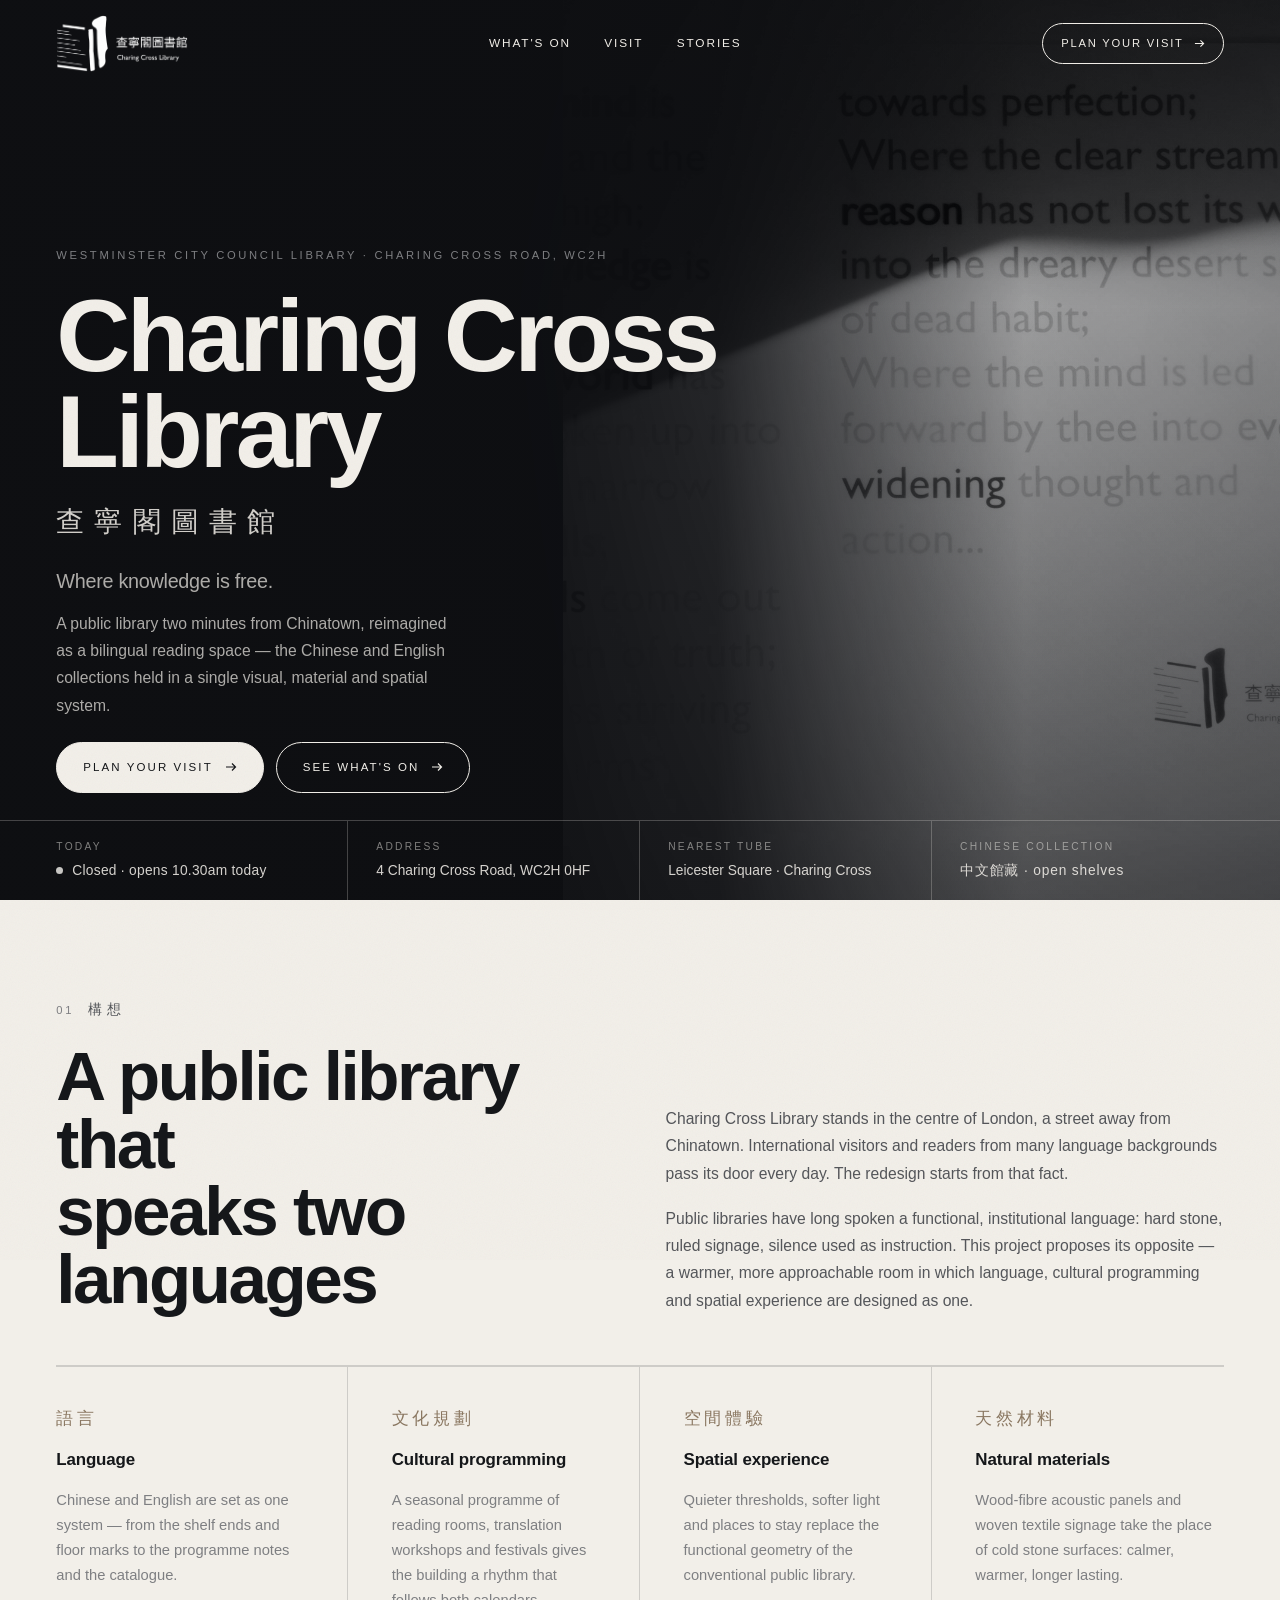
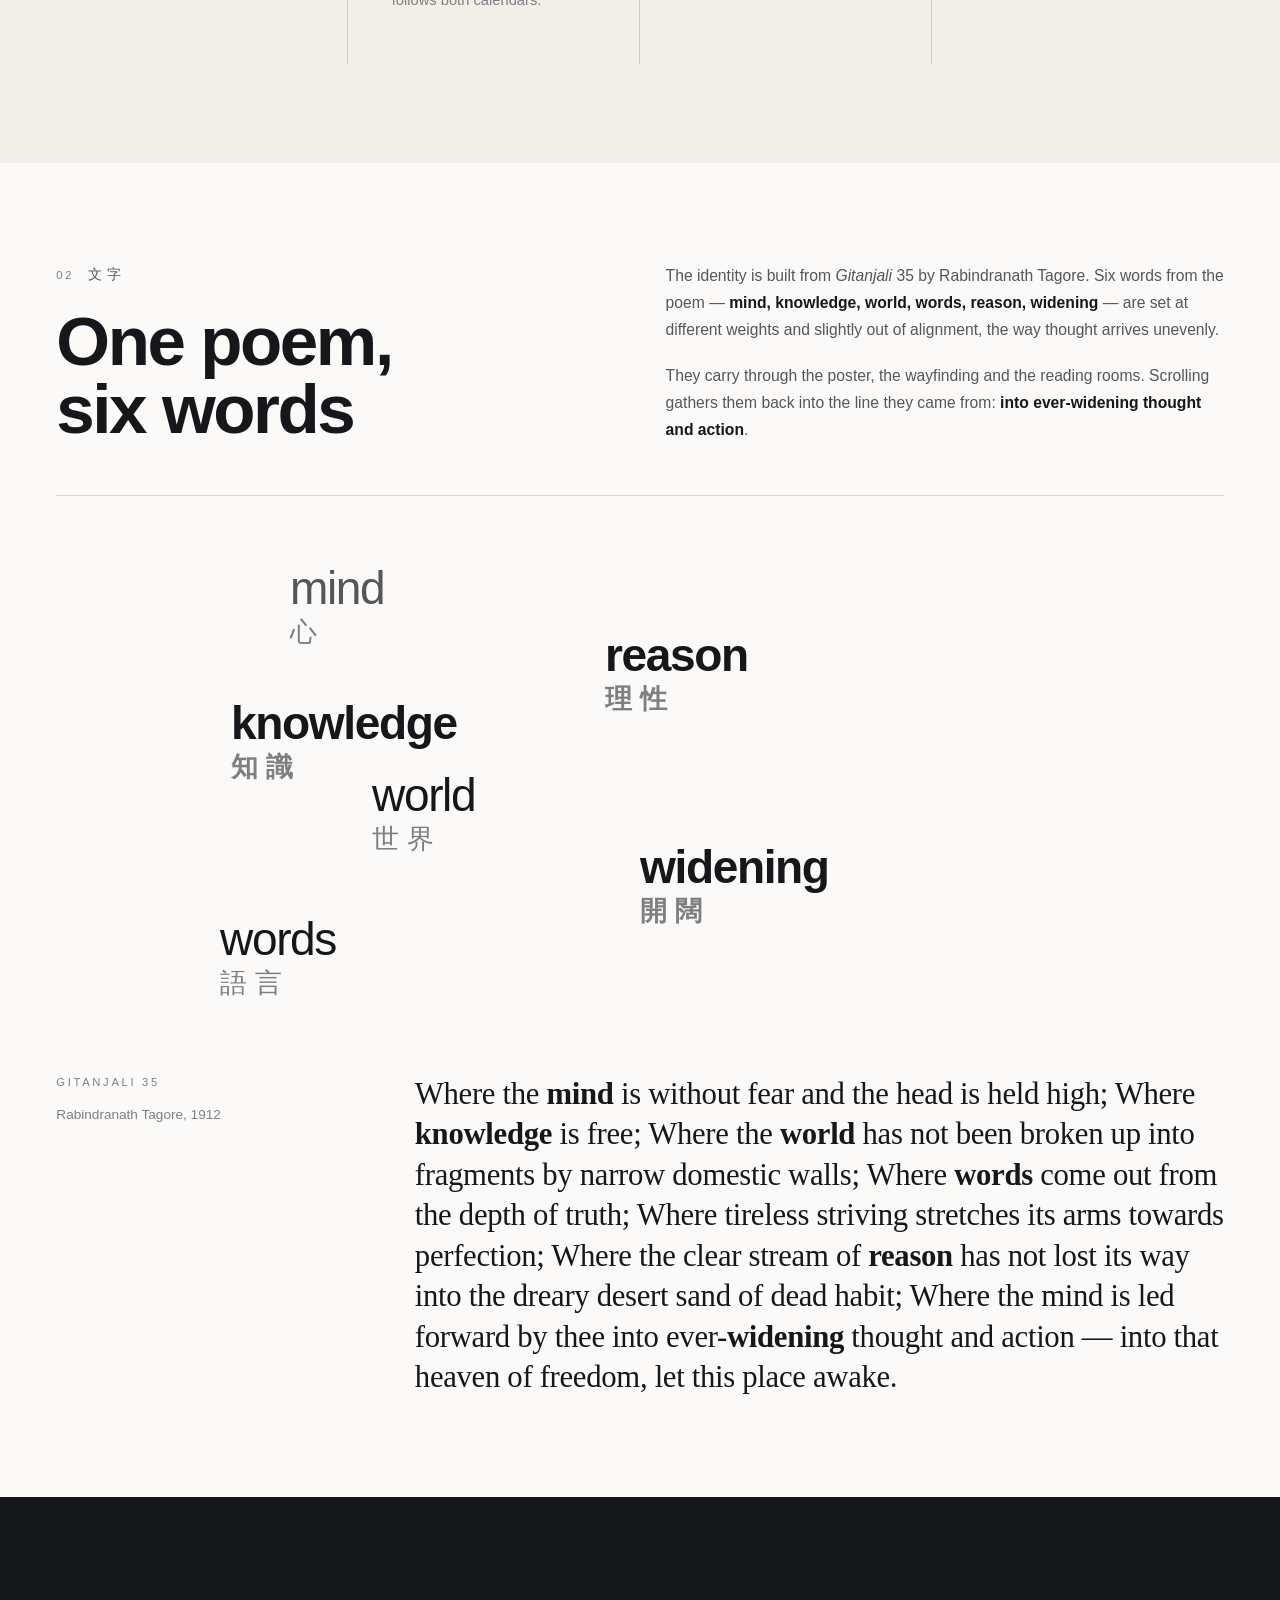
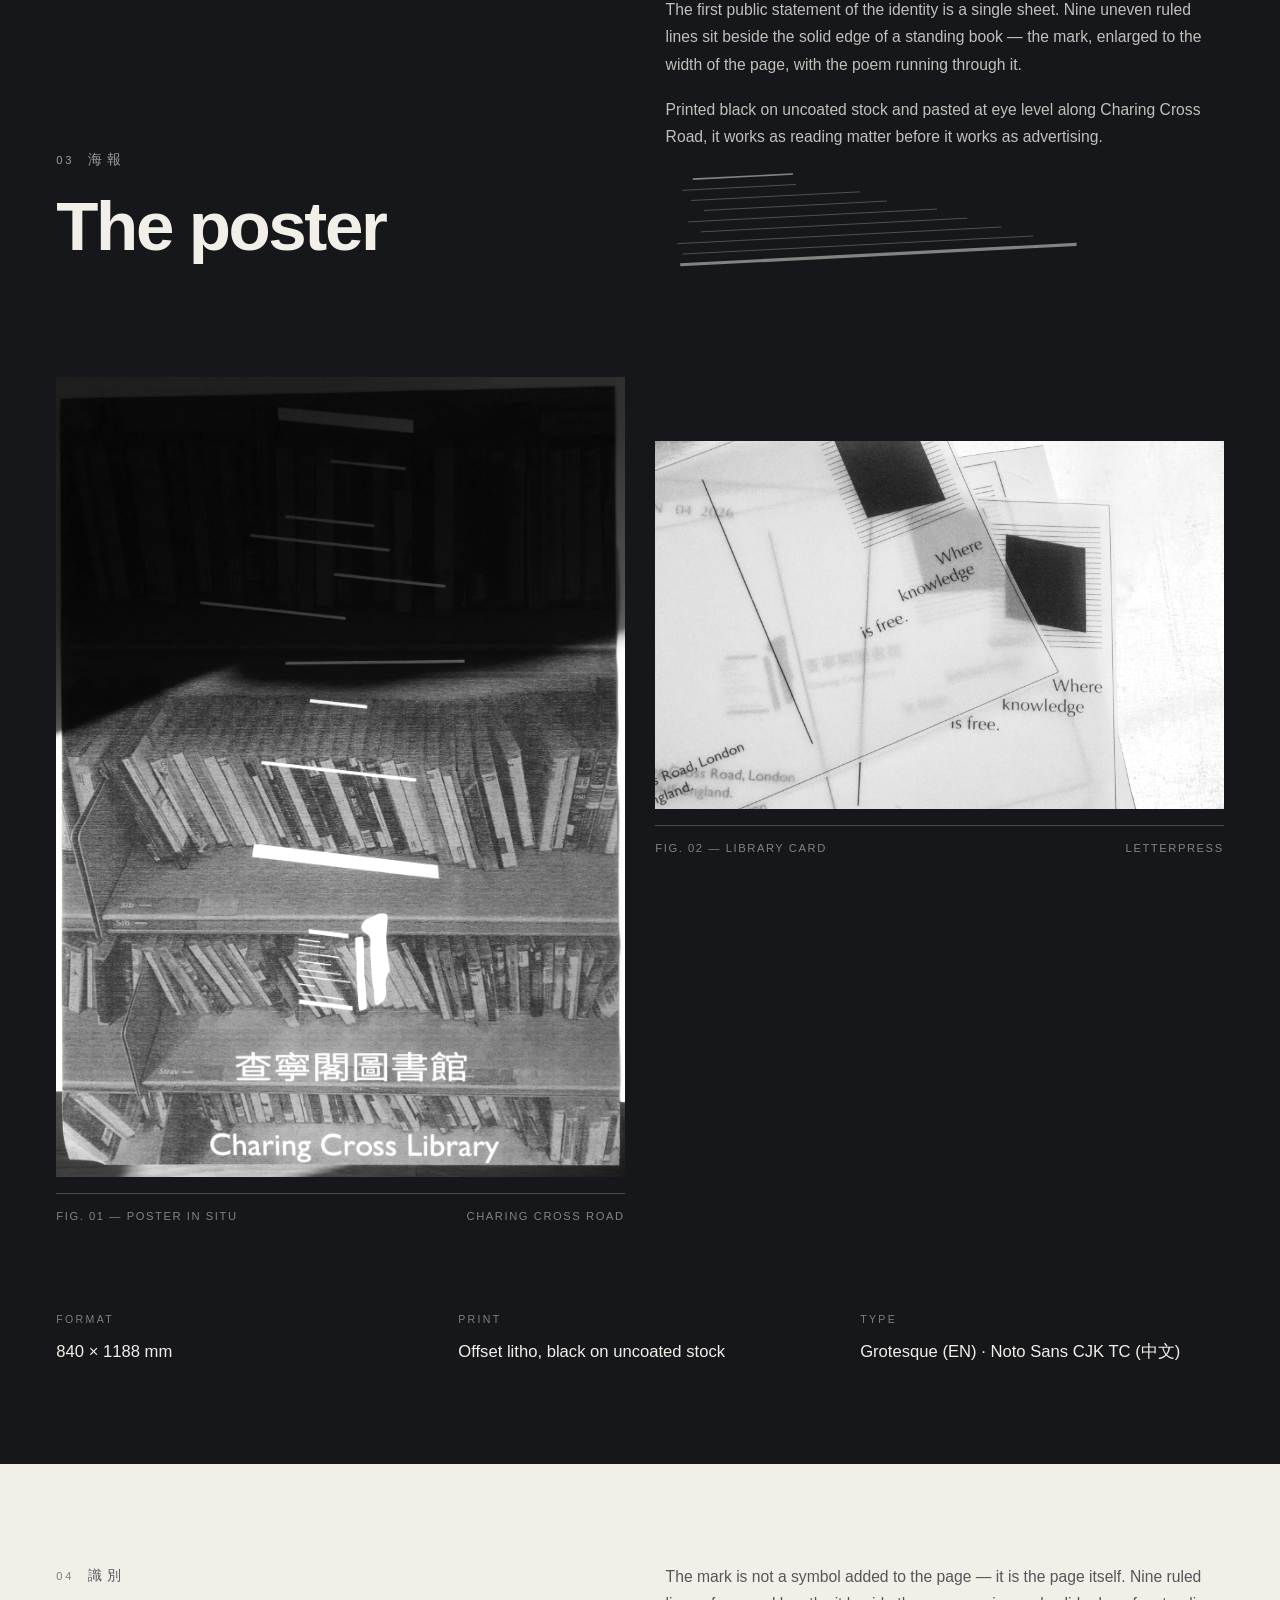
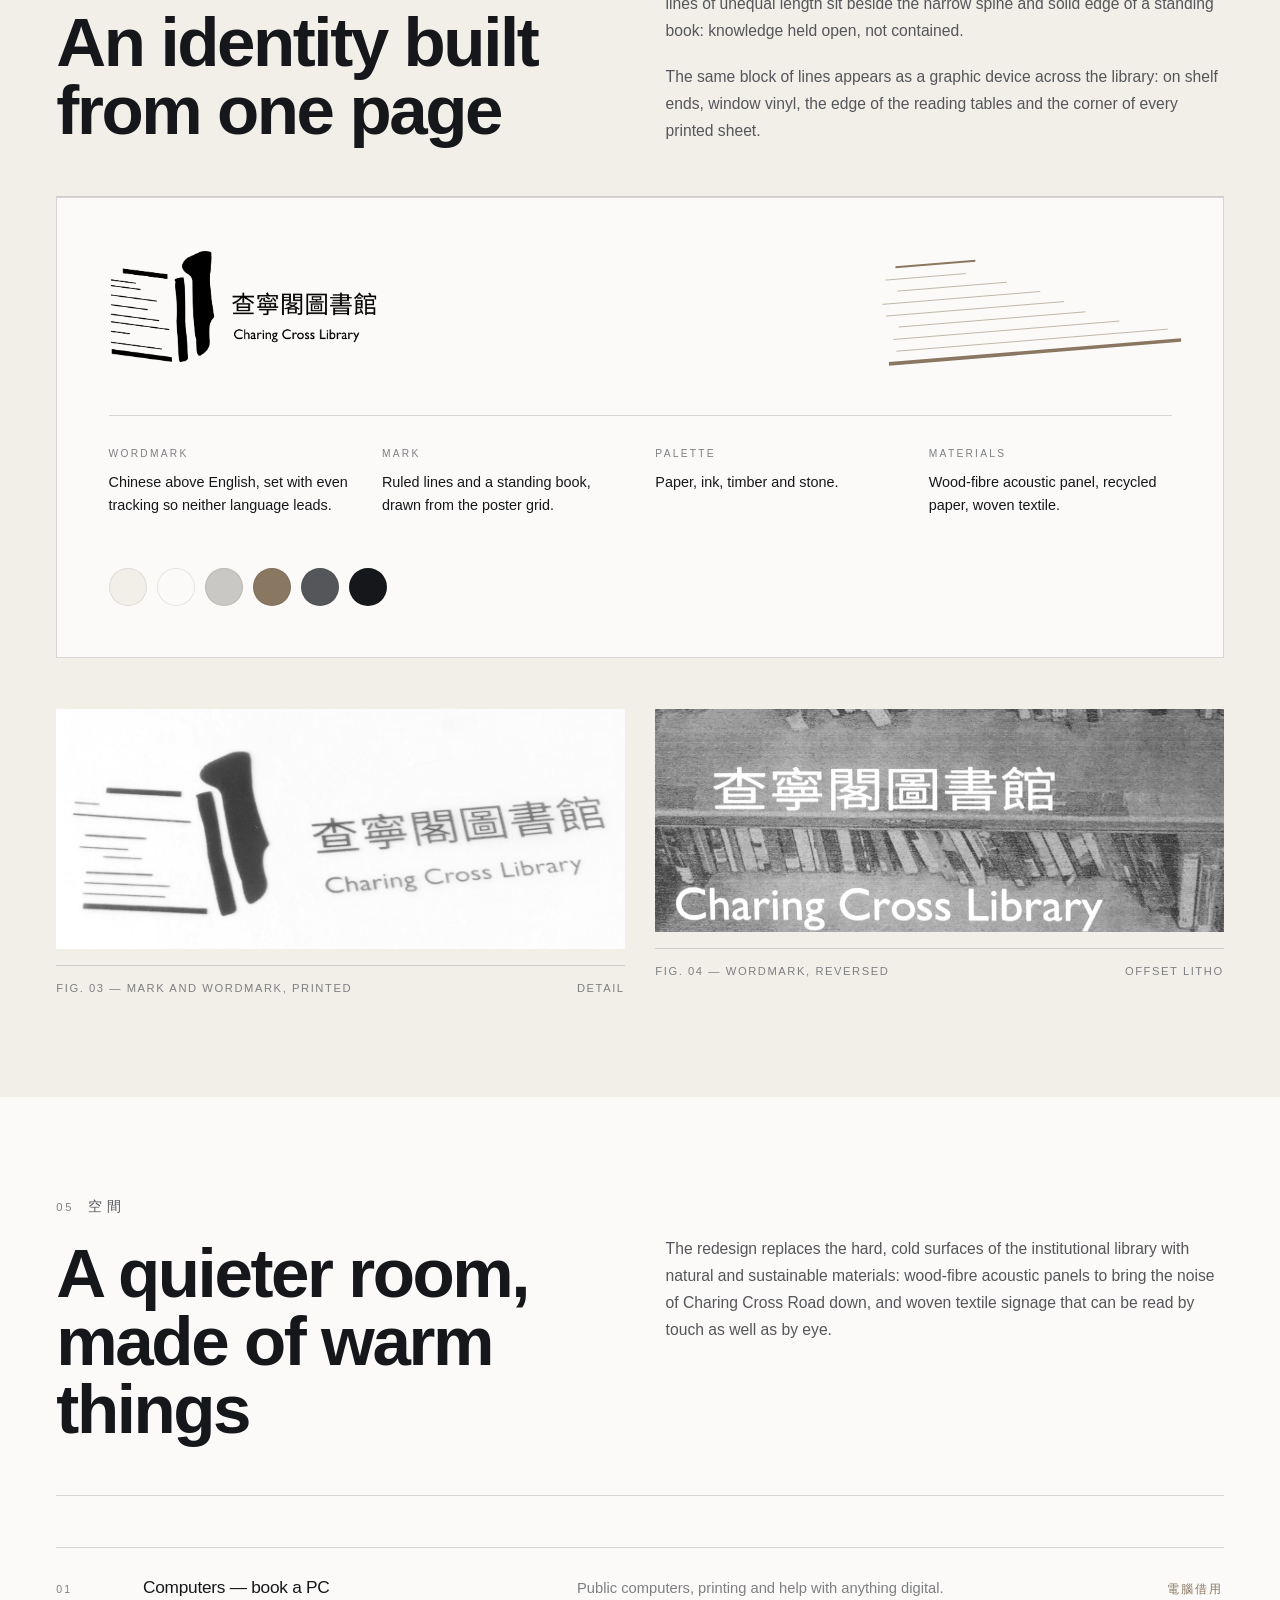
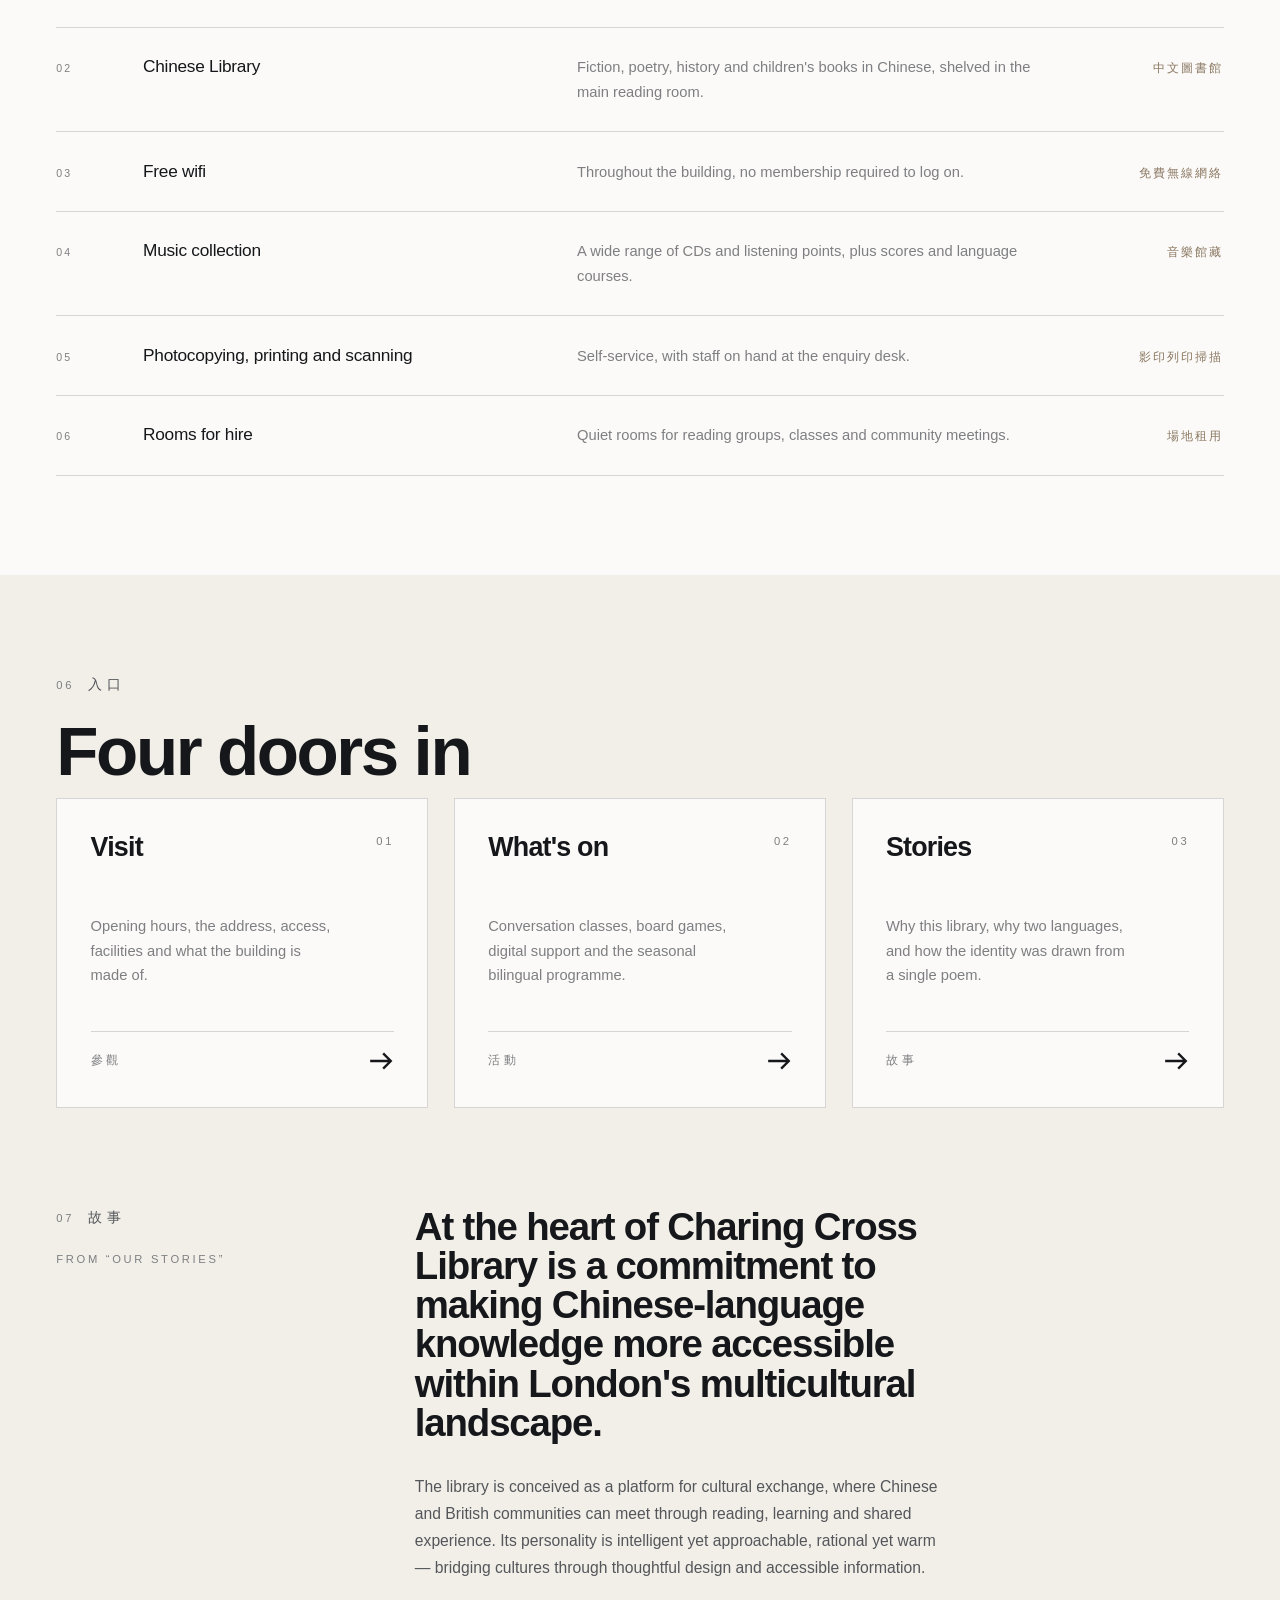
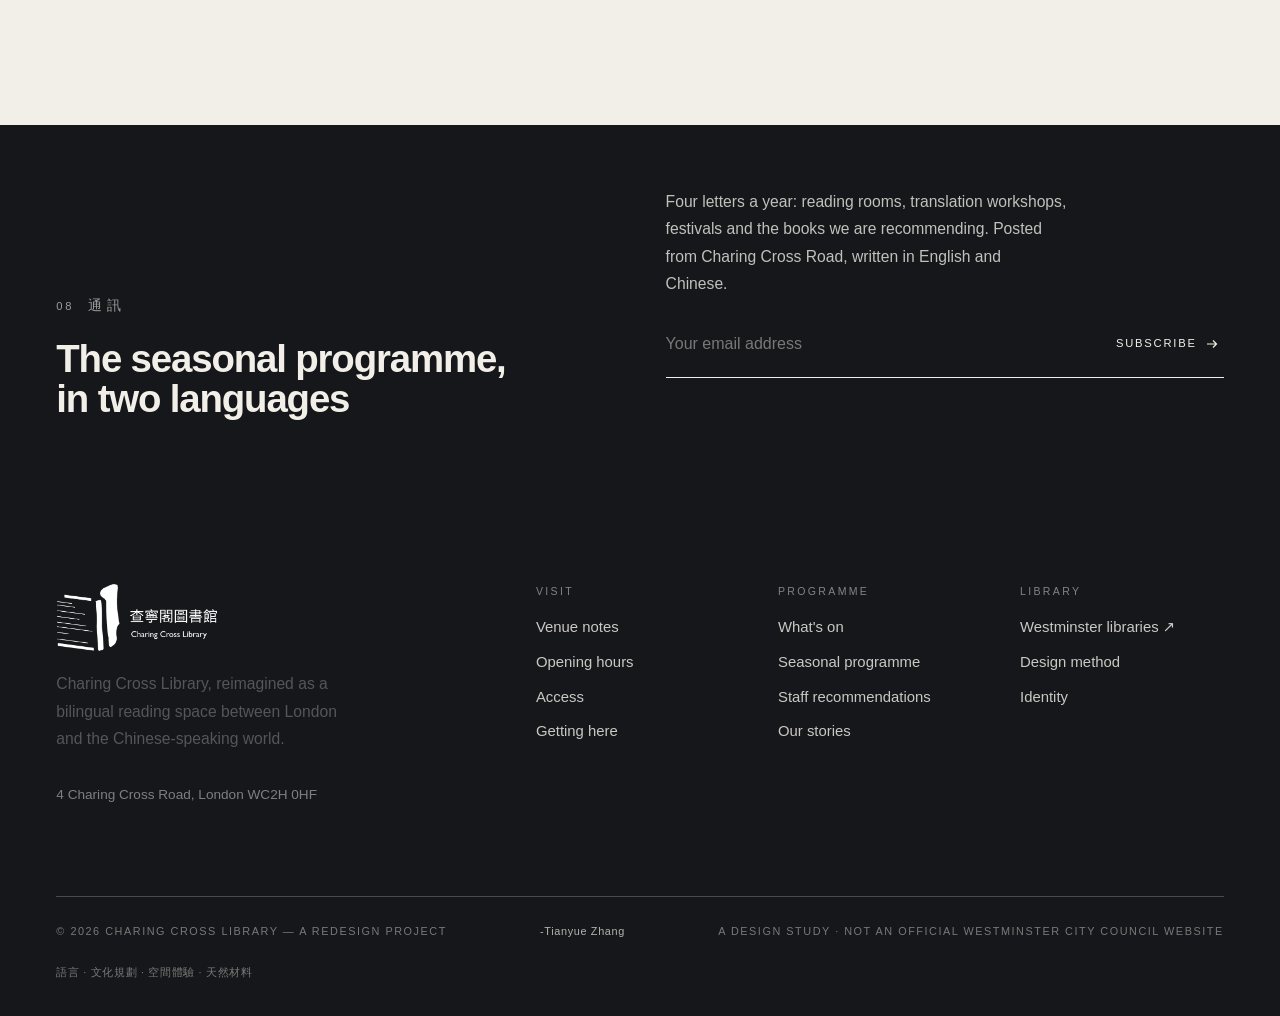
<file: index.html>
<!DOCTYPE html>
<html lang="en" class="no-js">
<head>
<meta charset="utf-8">
<meta name="viewport" content="width=device-width, initial-scale=1">
<title>Charing Cross Library · 查寧閣圖書館 — A bilingual reading space</title>
<meta name="description" content="Charing Cross Library, two minutes from Chinatown, is reimagined as a bilingual reading space where Chinese and English collections share one identity, one material language and one public programme.">
<link rel="icon" href="assets/img/favicon.png">
<link rel="apple-touch-icon" href="assets/img/favicon.png">
<link rel="stylesheet" href="assets/css/style.css?v=2">
</head>
<body>
<div class="grain" aria-hidden="true"></div>

<header class="head">
  <div class="wrap wrap--wide head__inner">
    <a class="brand" href="index.html" aria-label="Charing Cross Library, home">
      <img class="logo brand__logo" src="assets/img/logo-lockup-sm.png" alt="查寧閣圖書館 Charing Cross Library" width="560" height="239" decoding="async">
    </a>
    <nav class="nav" aria-label="Primary">
      <a href="whats-on.html">What's on</a>
      <a href="visit.html">Visit</a>
      <a href="stories.html">Stories</a>
    </nav>
    <a class="head__cta" href="visit.html">Plan your visit
      <svg viewBox="0 0 12 12" fill="none" stroke="currentColor" stroke-width="1.2" aria-hidden="true"><path d="M1 6h9M7 2.5 10.5 6 7 9.5"/></svg>
    </a>
    <button class="burger" type="button" aria-label="Menu" aria-expanded="false" aria-controls="menu"><span></span><span></span></button>
  </div>
</header>

<nav class="menu" id="menu" aria-label="Mobile">
  <a href="index.html">Home</a>
  <a href="whats-on.html">What's on</a>
  <a href="visit.html">Visit</a>
  <a href="stories.html">Stories</a>
  <div class="menu__foot">
    <span>4 Charing Cross Road, London WC2H 0HF</span>
    <span class="han">查寧閣圖書館</span>
  </div>
</nav>

<!-- 01 — hero ------------------------------------------------------------->
<section class="hero">
  <div class="hero__media">
    <img src="assets/img/poster-poem.jpg" width="2200" height="1514" alt="The Gitanjali 35 poster: a monochrome photograph of library shelves with the poem set alongside, its six keywords in bold." fetchpriority="high" decoding="async">
  </div>
  <div class="hero__veil" aria-hidden="true"></div>

  <div class="hero__inner wrap wrap--wide">
    <p class="label label--soft" data-reveal>Westminster City Council library · Charing Cross Road, WC2H</p>
    <div class="hero__title">
      <h1 class="d1" data-reveal data-delay="1">Charing Cross<br>Library</h1>
      <span class="hero__han" data-reveal data-delay="2">查寧閣圖書館</span>
    </div>
    <div class="hero__lede">
      <p class="lead" data-reveal data-delay="2">Where knowledge is free.</p>
      <p class="body" data-reveal data-delay="3">A public library two minutes from Chinatown, reimagined as a bilingual reading space — the Chinese and English collections held in a single visual, material and spatial system.</p>
    </div>
    <div class="hero__actions" data-reveal data-delay="4">
      <a class="btn btn--solid" href="visit.html">Plan your visit
        <svg viewBox="0 0 12 12" fill="none" stroke="currentColor" stroke-width="1.2" aria-hidden="true"><path d="M1 6h9M7 2.5 10.5 6 7 9.5"/></svg>
      </a>
      <a class="btn btn--ghost" href="whats-on.html">See what's on
        <svg viewBox="0 0 12 12" fill="none" stroke="currentColor" stroke-width="1.2" aria-hidden="true"><path d="M1 6h9M7 2.5 10.5 6 7 9.5"/></svg>
      </a>
    </div>
  </div>

  <div class="hero__bar">
    <div class="wrap wrap--wide">
      <ul>
        <li><span class="k">Today</span><span class="v status" data-open-status><span class="status__dot"></span>Opening hours</span></li>
        <li><span class="k">Address</span><span class="v">4 Charing Cross Road, WC2H 0HF</span></li>
        <li><span class="k">Nearest tube</span><span class="v">Leicester Square · Charing Cross</span></li>
        <li><span class="k">Chinese collection</span><span class="v han">中文館藏 · open shelves</span></li>
      </ul>
    </div>
  </div>
</section>

<!-- 02 — the idea ---------------------------------------------------------->
<section class="section" id="idea">
  <div class="wrap">
    <div class="section-head">
      <div>
        <div class="marker"><span class="marker__idx">01</span><span class="marker__han">構想</span></div>
        <h2 class="d2" data-reveal>A public library that<br>speaks two languages</h2>
      </div>
      <div class="section-head__aside">
        <p class="body" data-reveal data-delay="1">Charing Cross Library stands in the centre of London, a street away from Chinatown. International visitors and readers from many language backgrounds pass its door every day. The redesign starts from that fact.</p>
        <p class="body" data-reveal data-delay="2">Public libraries have long spoken a functional, institutional language: hard stone, ruled signage, silence used as instruction. This project proposes its opposite — a warmer, more approachable room in which language, cultural programming and spatial experience are designed as one.</p>
      </div>
    </div>

    <div class="principles">
      <article class="principle" data-reveal>
        <span class="principle__han">語言</span>
        <h3>Language</h3>
        <p>Chinese and English are set as one system — from the shelf ends and floor marks to the programme notes and the catalogue.</p>
      </article>
      <article class="principle" data-reveal data-delay="1">
        <span class="principle__han">文化規劃</span>
        <h3>Cultural programming</h3>
        <p>A seasonal programme of reading rooms, translation workshops and festivals gives the building a rhythm that follows both calendars.</p>
      </article>
      <article class="principle" data-reveal data-delay="2">
        <span class="principle__han">空間體驗</span>
        <h3>Spatial experience</h3>
        <p>Quieter thresholds, softer light and places to stay replace the functional geometry of the conventional public library.</p>
      </article>
      <article class="principle" data-reveal data-delay="3">
        <span class="principle__han">天然材料</span>
        <h3>Natural materials</h3>
        <p>Wood-fibre acoustic panels and woven textile signage take the place of cold stone surfaces: calmer, warmer, longer lasting.</p>
      </article>
    </div>
  </div>
</section>

<!-- 03 — the words --------------------------------------------------------->
<section class="section section--paper2" id="words">
  <div class="wrap">
    <div class="section-head">
      <div>
        <div class="marker"><span class="marker__idx">02</span><span class="marker__han">文字</span></div>
        <h2 class="d2" data-reveal>One poem,<br>six words</h2>
      </div>
      <div class="section-head__aside">
        <p class="body" data-reveal data-delay="1">The identity is built from <em>Gitanjali</em> 35 by Rabindranath Tagore. Six words from the poem — <strong>mind, knowledge, world, words, reason, widening</strong> — are set at different weights and slightly out of alignment, the way thought arrives unevenly.</p>
        <p class="body" data-reveal data-delay="2">They carry through the poster, the wayfinding and the reading rooms. Scrolling gathers them back into the line they came from: <strong>into ever-widening thought and action</strong>.</p>
      </div>
    </div>

    <div class="stage" role="img" aria-label="Six words from Gitanjali 35 — mind, knowledge, world, words, reason, widening — scattered across the page and gathering into one line as the reader scrolls.">
      <span class="stage__hair" aria-hidden="true"></span>
      <span class="stage__word stage__word--light" style="--x:20%;--y:4%"  data-word="mind">mind<span class="gl han">心</span></span>
      <span class="stage__word stage__word--bold"  style="--x:15%;--y:34%" data-word="knowledge">knowledge<span class="gl han">知識</span></span>
      <span class="stage__word stage__word--med"   style="--x:27%;--y:50%" data-word="world">world<span class="gl han">世界</span></span>
      <span class="stage__word stage__word--med"   style="--x:14%;--y:82%" data-word="words">words<span class="gl han">語言</span></span>
      <span class="stage__word stage__word--bold"  style="--x:47%;--y:19%" data-word="reason">reason<span class="gl han">理性</span></span>
      <span class="stage__word stage__word--bold"  style="--x:50%;--y:66%" data-word="widening">widening<span class="gl han">開闊</span></span>
      <p class="stage__legend label label--soft">The six words align — <span class="han">思想不斷開闊</span></p>
    </div>
  </div>

  <div class="wrap" style="margin-top:clamp(40px,6vw,90px)">
    <div class="quote">
      <div>
        <p class="label label--soft">Gitanjali 35</p>
        <p class="small" style="margin:12px 0 0">Rabindranath Tagore, 1912</p>
      </div>
      <blockquote class="verse" data-reveal>
        Where the <b>mind</b> is without fear and the head is held high; Where <b>knowledge</b> is free; Where the <b>world</b> has not been broken up into fragments by narrow domestic walls; Where <b>words</b> come out from the depth of truth; Where tireless striving stretches its arms towards perfection; Where the clear stream of <b>reason</b> has not lost its way into the dreary desert sand of dead habit; Where the mind is led forward by thee into ever-<b>widening</b> thought and action — into that heaven of freedom, let this place awake.
      </blockquote>
    </div>
  </div>
</section>

<!-- 04 — the poster -------------------------------------------------------->
<section class="section section--dark" id="poster">
  <div class="wrap wrap--wide">
    <div class="section-head">
      <div>
        <div class="marker"><span class="marker__idx">03</span><span class="marker__han">海報</span></div>
        <h2 class="d2" data-reveal>The poster</h2>
      </div>
      <div class="section-head__aside">
        <p class="body" data-reveal data-delay="1">The first public statement of the identity is a single sheet. Nine uneven ruled lines sit beside the solid edge of a standing book — the mark, enlarged to the width of the page, with the poem running through it.</p>
        <p class="body" data-reveal data-delay="2">Printed black on uncoated stock and pasted at eye level along Charing Cross Road, it works as reading matter before it works as advertising.</p>
        <div class="js-rules" data-rules="9" data-seed="7" data-height="92" data-reveal data-delay="3" style="color:rgba(242,239,233,.5);max-width:420px" aria-hidden="true"></div>
      </div>
    </div>

    <div class="fig-grid fig-grid--2 fig-grid--offset" style="margin-top:clamp(34px,5vw,70px)">
      <figure class="fig" data-reveal>
        <div class="fig__frame"><img src="assets/img/poster-hanging.jpg" width="1300" height="1831" alt="The poster in situ: a tall sheet hanging on a wall, the shelves printed in greyscale and the wordmark reversed out in white." loading="lazy" decoding="async"></div>
        <figcaption><span>Fig. 01 — Poster in situ</span><span>Charing Cross Road</span></figcaption>
      </figure>
      <figure class="fig" data-reveal data-delay="1">
        <div class="fig__frame"><img src="assets/img/cards-detail.jpg" width="1800" height="1168" alt="Two printed library cards overlapping on a table, each reading 'Where knowledge is free.'" loading="lazy" decoding="async"></div>
        <figcaption><span>Fig. 02 — Library card</span><span>Letterpress</span></figcaption>
      </figure>
    </div>

    <div class="facts" style="margin-top:clamp(40px,5vw,80px)">
      <div class="fact"><span class="k">Format</span><span class="v">840 × 1188 mm</span></div>
      <div class="fact"><span class="k">Print</span><span class="v">Offset litho, black on uncoated stock</span></div>
      <div class="fact"><span class="k">Type</span><span class="v">Grotesque (EN) · Noto Sans CJK TC (中文)</span></div>
    </div>
  </div>
</section>

<!-- 05 — identity ---------------------------------------------------------->
<section class="section" id="identity">
  <div class="wrap">
    <div class="section-head">
      <div>
        <div class="marker"><span class="marker__idx">04</span><span class="marker__han">識別</span></div>
        <h2 class="d2" data-reveal>An identity built<br>from one page</h2>
      </div>
      <div class="section-head__aside">
        <p class="body" data-reveal data-delay="1">The mark is not a symbol added to the page — it is the page itself. Nine ruled lines of unequal length sit beside the narrow spine and solid edge of a standing book: knowledge held open, not contained.</p>
        <p class="body" data-reveal data-delay="2">The same block of lines appears as a graphic device across the library: on shelf ends, window vinyl, the edge of the reading tables and the corner of every printed sheet.</p>
      </div>
    </div>

    <div class="lockup" data-reveal>
      <div class="lockup__row">
        <img class="logo lockup__logo" src="assets/img/logo-lockup.png" alt="查寧閣圖書館 Charing Cross Library" width="1659" height="709" loading="lazy" decoding="async">
        <span class="lockup__rules js-rules" data-rules="9" data-seed="12" data-height="104" style="color:var(--taupe);margin-left:auto;width:min(46%,300px)" aria-hidden="true"></span>
      </div>
      <div class="spec">
        <div><dt>Wordmark</dt><dd>Chinese above English, set with even tracking so neither language leads.</dd></div>
        <div><dt>Mark</dt><dd>Ruled lines and a standing book, drawn from the poster grid.</dd></div>
        <div><dt>Palette</dt><dd>Paper, ink, timber and stone.</dd></div>
        <div><dt>Materials</dt><dd>Wood-fibre acoustic panel, recycled paper, woven textile.</dd></div>
      </div>
      <div class="swatches" aria-label="Colour palette">
        <span class="swatch" style="background:#F2EFE9" title="Paper #F2EFE9"></span>
        <span class="swatch" style="background:#FBFAF8" title="Paper light #FBFAF8"></span>
        <span class="swatch" style="background:#C9C8C5" title="Stone #C9C8C5"></span>
        <span class="swatch" style="background:#8A7761" title="Timber #8A7761"></span>
        <span class="swatch" style="background:#54565A" title="Graphite #54565A"></span>
        <span class="swatch" style="background:#15171A" title="Ink #15171A"></span>
      </div>
    </div>

    <div class="fig-grid fig-grid--2" style="margin-top:clamp(30px,4vw,60px)">
      <figure class="fig" data-reveal>
        <div class="fig__frame"><img src="assets/img/logo-mark.jpg" width="1200" height="507" alt="Close photograph of the printed mark: ruled lines beside the spine and solid edge of a standing book, with the bilingual wordmark." loading="lazy" decoding="async"></div>
        <figcaption><span>Fig. 03 — Mark and wordmark, printed</span><span>Detail</span></figcaption>
      </figure>
      <figure class="fig" data-reveal data-delay="1">
        <div class="fig__frame"><img src="assets/img/poster-wordmark.jpg" width="880" height="345" alt="The reversed wordmark on the printed poster: 查寧閣圖書館 above Charing Cross Library, in white on the shelf photograph." loading="lazy" decoding="async"></div>
        <figcaption><span>Fig. 04 — Wordmark, reversed</span><span>Offset litho</span></figcaption>
      </figure>
    </div>
  </div>
</section>

<!-- 06 — the space --------------------------------------------------------->
<section class="section section--paper2" id="space">
  <div class="wrap">
    <div class="section-head">
      <div>
        <div class="marker"><span class="marker__idx">05</span><span class="marker__han">空間</span></div>
        <h2 class="d2" data-reveal>A quieter room,<br>made of warm things</h2>
      </div>
      <div class="section-head__aside">
        <p class="body" data-reveal data-delay="1">The redesign replaces the hard, cold surfaces of the institutional library with natural and sustainable materials: wood-fibre acoustic panels to bring the noise of Charing Cross Road down, and woven textile signage that can be read by touch as well as by eye.</p>
        <p class="body" data-reveal data-delay="2">Shelving is lowered to sightline, the Chinese and English collections are shelved together by subject rather than apart by language, and a long table runs the length of the reading room so that readers can work alone in company.</p>
      </div>
    </div>

    <div class="rows" style="margin-top:clamp(30px,4vw,56px)">
      <div class="row"><span class="row__idx">01</span><h3>Computers — book a PC</h3><p>Public computers, printing and help with anything digital.</p><span class="row__han">電腦借用</span></div>
      <div class="row"><span class="row__idx">02</span><h3>Chinese Library</h3><p>Fiction, poetry, history and children's books in Chinese, shelved in the main reading room.</p><span class="row__han">中文圖書館</span></div>
      <div class="row"><span class="row__idx">03</span><h3>Free wifi</h3><p>Throughout the building, no membership required to log on.</p><span class="row__han">免費無線網絡</span></div>
      <div class="row"><span class="row__idx">04</span><h3>Music collection</h3><p>A wide range of CDs and listening points, plus scores and language courses.</p><span class="row__han">音樂館藏</span></div>
      <div class="row"><span class="row__idx">05</span><h3>Photocopying, printing and scanning</h3><p>Self-service, with staff on hand at the enquiry desk.</p><span class="row__han">影印列印掃描</span></div>
      <div class="row"><span class="row__idx">06</span><h3>Rooms for hire</h3><p>Quiet rooms for reading groups, classes and community meetings.</p><span class="row__han">場地租用</span></div>
    </div>

  </div>
</section>

<!-- 07 — doors ------------------------------------------------------------->
<section class="section">
  <div class="wrap">
    <div class="section-head" style="border-bottom:0;padding-bottom:clamp(4px,1vw,14px)">
      <div>
        <div class="marker"><span class="marker__idx">06</span><span class="marker__han">入口</span></div>
        <h2 class="d2" data-reveal>Four doors in</h2>
      </div>
    </div>
    <div class="cards">
      <a class="card" href="visit.html" data-reveal>
        <div class="card__top"><h3>Visit</h3><span class="label label--soft">01</span></div>
        <div>
          <p>Opening hours, the address, access, facilities and what the building is made of.</p>
        </div>
        <div class="card__foot"><span class="card__han">參觀</span>
          <svg class="card__arrow" viewBox="0 0 12 12" fill="none" stroke="currentColor" stroke-width="1.1" aria-hidden="true"><path d="M1 6h9M7 2.5 10.5 6 7 9.5"/></svg>
        </div>
      </a>
      <a class="card" href="whats-on.html" data-reveal data-delay="1">
        <div class="card__top"><h3>What's on</h3><span class="label label--soft">02</span></div>
        <div>
          <p>Conversation classes, board games, digital support and the seasonal bilingual programme.</p>
        </div>
        <div class="card__foot"><span class="card__han">活動</span>
          <svg class="card__arrow" viewBox="0 0 12 12" fill="none" stroke="currentColor" stroke-width="1.1" aria-hidden="true"><path d="M1 6h9M7 2.5 10.5 6 7 9.5"/></svg>
        </div>
      </a>
      <a class="card" href="stories.html" data-reveal data-delay="2">
        <div class="card__top"><h3>Stories</h3><span class="label label--soft">03</span></div>
        <div>
          <p>Why this library, why two languages, and how the identity was drawn from a single poem.</p>
        </div>
        <div class="card__foot"><span class="card__han">故事</span>
          <svg class="card__arrow" viewBox="0 0 12 12" fill="none" stroke="currentColor" stroke-width="1.1" aria-hidden="true"><path d="M1 6h9M7 2.5 10.5 6 7 9.5"/></svg>
        </div>
      </a>
    </div>
  </div>
</section>

<!-- 08 — stories extract --------------------------------------------------->
<section class="section section--tight" style="padding-top:0">
  <div class="wrap">
    <div class="quote">
      <div>
        <div class="marker"><span class="marker__idx">07</span><span class="marker__han">故事</span></div>
        <p class="label label--soft">From “Our stories”</p>
      </div>
      <div>
        <p class="d3" data-reveal style="max-width:26ch">At the heart of Charing Cross Library is a commitment to making Chinese-language knowledge more accessible within London's multicultural landscape.</p>
        <p class="body" data-reveal data-delay="1" style="margin-top:clamp(20px,2.4vw,32px);max-width:62ch">The library is conceived as a platform for cultural exchange, where Chinese and British communities can meet through reading, learning and shared experience. Its personality is intelligent yet approachable, rational yet warm — bridging cultures through thoughtful design and accessible information.</p>
        <p style="margin-top:clamp(22px,3vw,34px)" data-reveal data-delay="2">
          <a class="link-arrow" href="stories.html">Read our stories
            <svg viewBox="0 0 12 12" fill="none" stroke="currentColor" stroke-width="1.2" aria-hidden="true"><path d="M1 6h9M7 2.5 10.5 6 7 9.5"/></svg>
          </a>
        </p>
      </div>
    </div>
  </div>
</section>

<!-- 09 — signup ------------------------------------------------------------>
<section class="section section--dark section--tight">
  <div class="wrap">
    <div class="signup">
      <div>
        <div class="marker"><span class="marker__idx">08</span><span class="marker__han">通訊</span></div>
        <h2 class="d3" data-reveal>The seasonal programme,<br>in two languages</h2>
      </div>
      <div>
        <p class="body" data-reveal style="margin-bottom:26px;max-width:46ch">Four letters a year: reading rooms, translation workshops, festivals and the books we are recommending. Posted from Charing Cross Road, written in English and Chinese.</p>
        <form data-signup novalidate>
          <div class="field">
            <input type="email" name="email" placeholder="Your email address" aria-label="Your email address" required>
            <button type="submit">Subscribe
              <svg viewBox="0 0 12 12" fill="none" stroke="currentColor" stroke-width="1.2" aria-hidden="true"><path d="M1 6h9M7 2.5 10.5 6 7 9.5"/></svg>
            </button>
          </div>
          <p class="signup__msg" role="status" aria-live="polite"></p>
        </form>
      </div>
    </div>
  </div>
</section>

<footer class="foot">
  <div class="wrap wrap--wide">
    <div class="foot__top">
      <div class="foot__brand">
        <img class="logo foot__logo" src="assets/img/logo-lockup-sm.png" alt="查寧閣圖書館 Charing Cross Library" width="560" height="239" loading="lazy" decoding="async">
        <p class="body" style="max-width:34ch">Charing Cross Library, reimagined as a bilingual reading space between London and the Chinese-speaking world.</p>
        <p class="small">4 Charing Cross Road, London WC2H 0HF</p>
      </div>
      <div>
        <h4>Visit</h4>
        <ul>
          <li><a href="visit.html">Venue notes</a></li>
          <li><a href="visit.html#hours">Opening hours</a></li>
          <li><a href="visit.html#access">Access</a></li>
          <li><a href="visit.html#getting-here">Getting here</a></li>
        </ul>
      </div>
      <div>
        <h4>Programme</h4>
        <ul>
          <li><a href="whats-on.html">What's on</a></li>
          <li><a href="whats-on.html#season">Seasonal programme</a></li>
          <li><a href="whats-on.html#reading">Staff recommendations</a></li>
          <li><a href="stories.html">Our stories</a></li>
        </ul>
      </div>
      <div>
        <h4>Library</h4>
        <ul>
          <li><a href="https://westminster.gov.uk/leisure-libraries-and-community/libraries/charing-cross-library" target="_blank" rel="noopener">Westminster libraries ↗</a></li>
          <li><a href="stories.html#method">Design method</a></li>
          <li><a href="index.html#identity">Identity</a></li>
        </ul>
      </div>
    </div>
    <div class="foot__bottom">
      <span>© <span data-year>2026</span> Charing Cross Library — a redesign project</span>
      <span class="credit">-Tianyue Zhang</span>
      <span>A design study · not an official Westminster City Council website</span>
      <span class="han">語言 · 文化規劃 · 空間體驗 · 天然材料</span>
    </div>
  </div>
</footer>

<script src="assets/js/main.js?v=2"></script>
</body>
</html>
</file>
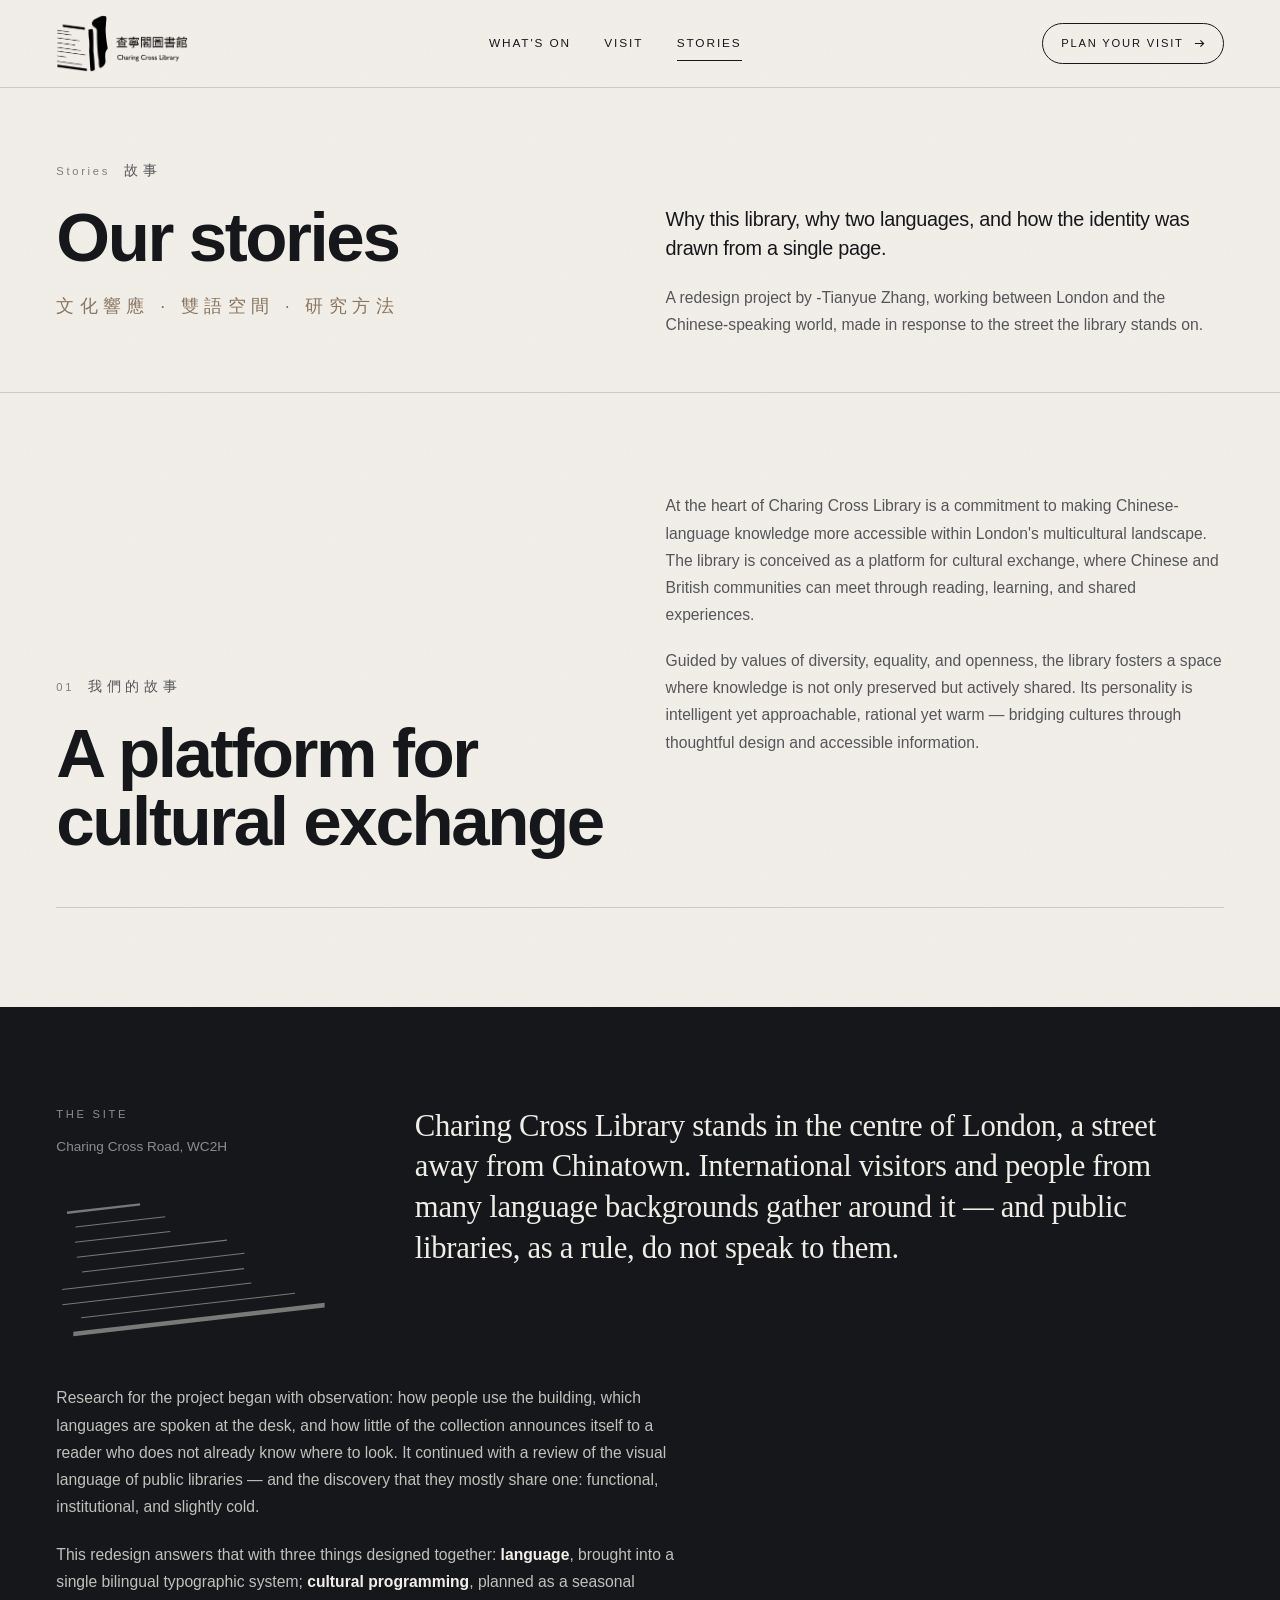
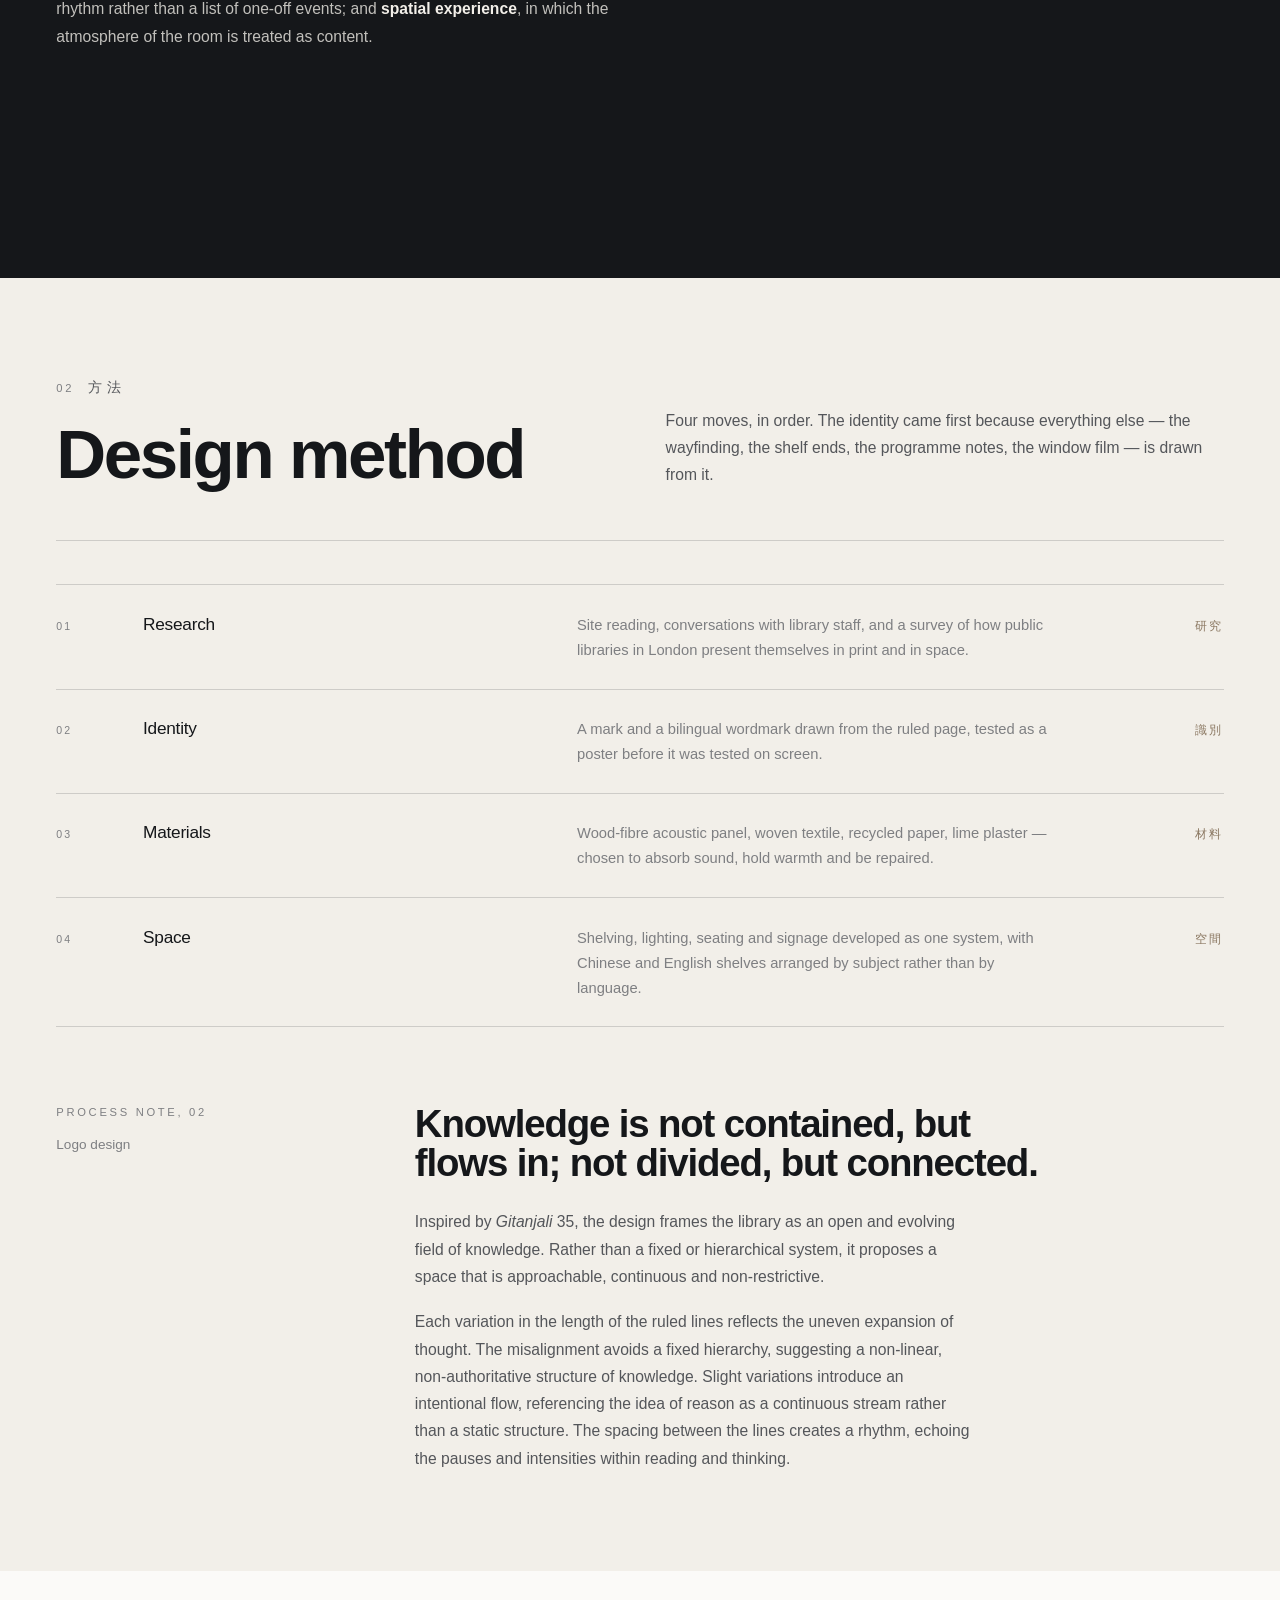
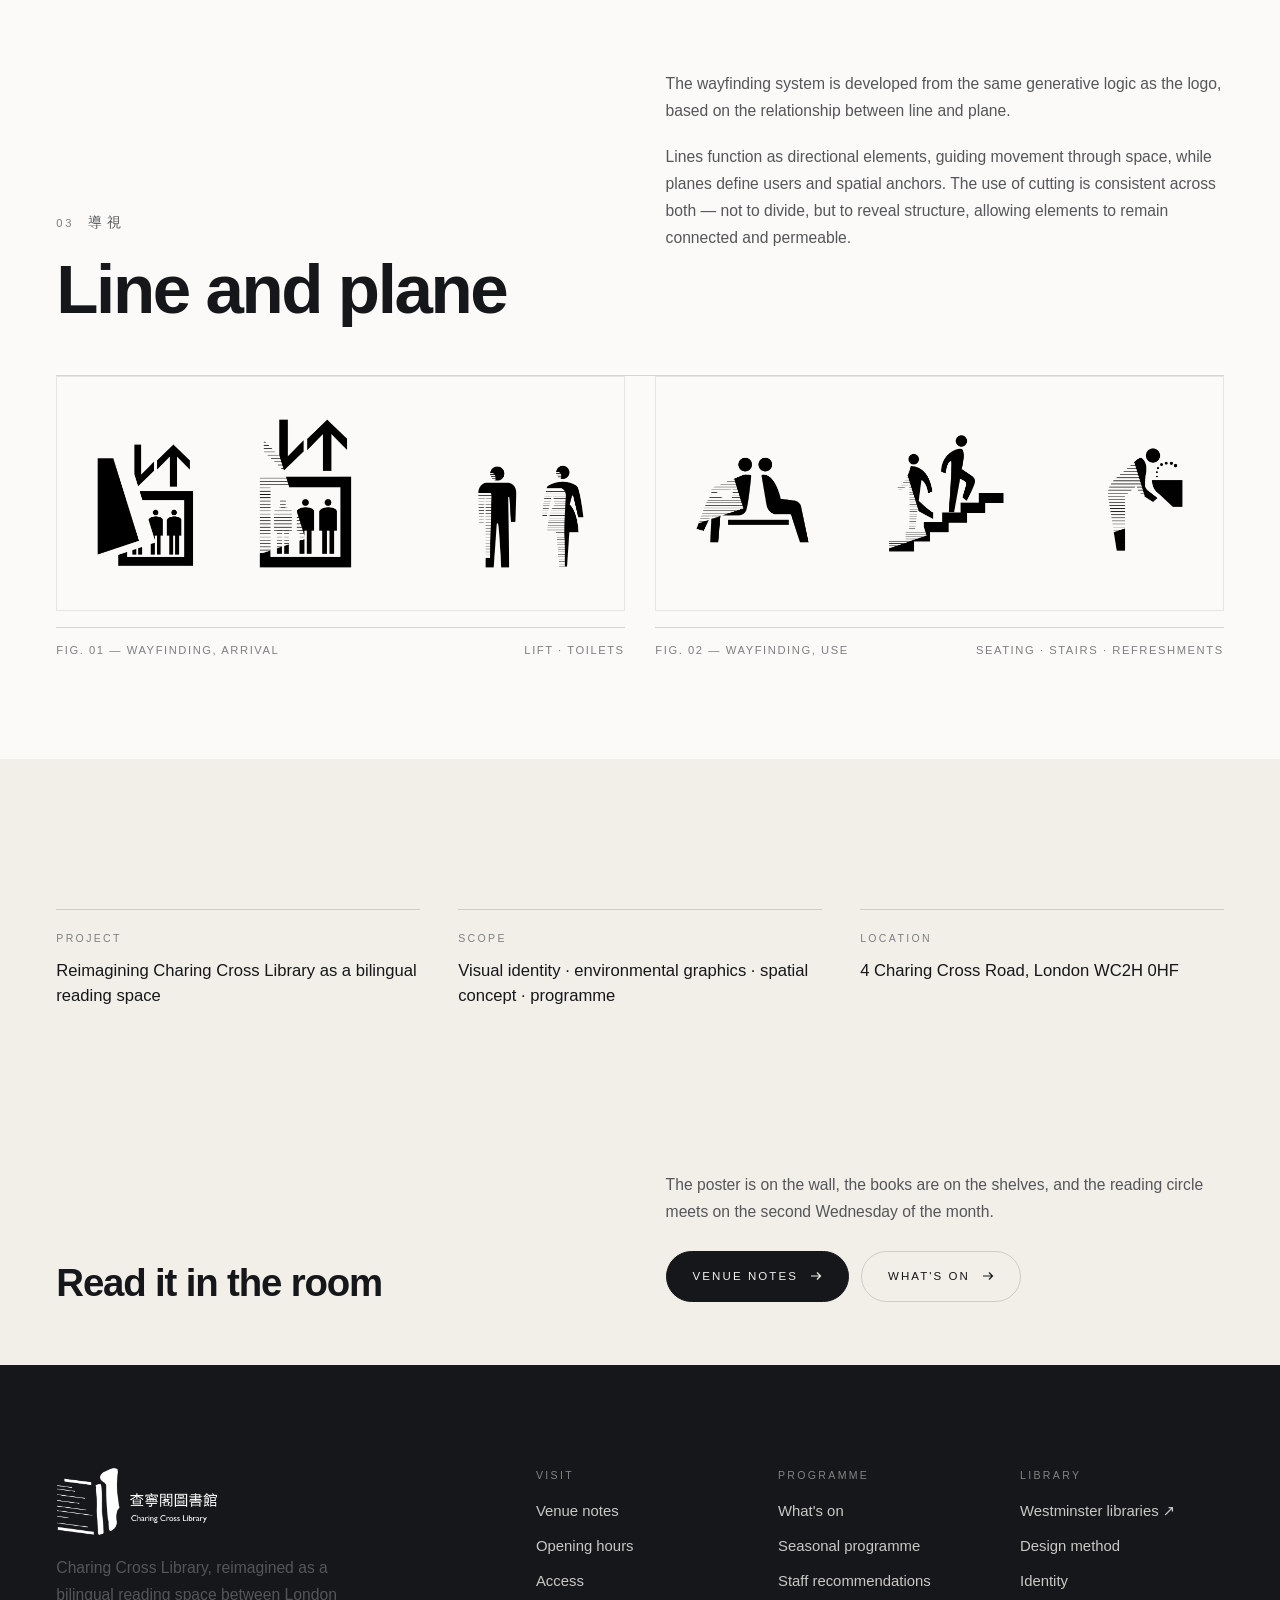
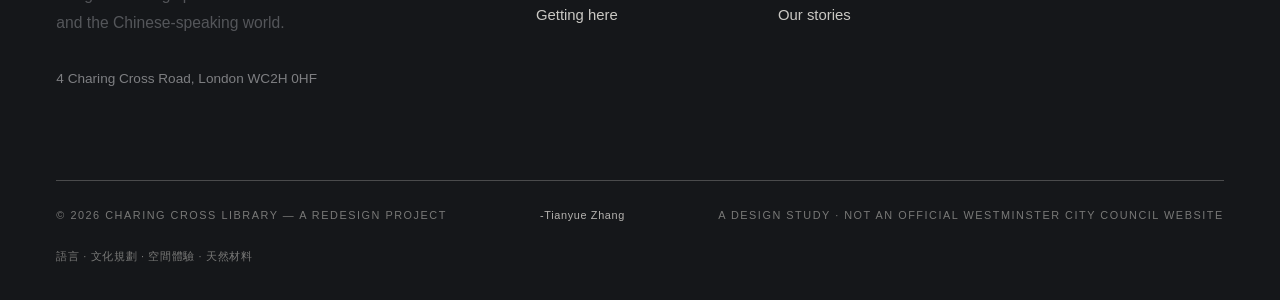
<file: stories.html>
<!DOCTYPE html>
<html lang="en" class="no-js">
<head>
<meta charset="utf-8">
<meta name="viewport" content="width=device-width, initial-scale=1">
<title>Stories · Charing Cross Library 查寧閣圖書館</title>
<meta name="description" content="Our stories: why Charing Cross Library is being reimagined as a bilingual reading space, and how the identity was drawn from a single page and a single poem.">
<link rel="icon" href="assets/img/favicon.png">
<link rel="apple-touch-icon" href="assets/img/favicon.png">
<link rel="stylesheet" href="assets/css/style.css?v=2">
</head>
<body>
<div class="grain" aria-hidden="true"></div>

<header class="head is-solid">
  <div class="wrap wrap--wide head__inner">
    <a class="brand" href="index.html" aria-label="Charing Cross Library, home">
      <img class="logo brand__logo" src="assets/img/logo-lockup-sm.png" alt="查寧閣圖書館 Charing Cross Library" width="560" height="239" decoding="async">
    </a>
    <nav class="nav" aria-label="Primary">
      <a href="whats-on.html">What's on</a>
      <a href="visit.html">Visit</a>
      <a href="stories.html" aria-current="page">Stories</a>
    </nav>
    <a class="head__cta" href="visit.html">Plan your visit
      <svg viewBox="0 0 12 12" fill="none" stroke="currentColor" stroke-width="1.2" aria-hidden="true"><path d="M1 6h9M7 2.5 10.5 6 7 9.5"/></svg>
    </a>
    <button class="burger" type="button" aria-label="Menu" aria-expanded="false" aria-controls="menu"><span></span><span></span></button>
  </div>
</header>

<nav class="menu" id="menu" aria-label="Mobile">
  <a href="index.html">Home</a>
  <a href="whats-on.html">What's on</a>
  <a href="visit.html">Visit</a>
  <a href="stories.html">Stories</a>
  <div class="menu__foot">
    <span>4 Charing Cross Road, London WC2H 0HF</span>
    <span class="han">查寧閣圖書館</span>
  </div>
</nav>

<main>

<section class="phero">
  <div class="wrap wrap--wide">
    <div class="phero__top">
      <div>
        <div class="marker"><span class="marker__idx">Stories</span><span class="marker__han">故事</span></div>
        <h1 class="d2">Our stories</h1>
        <p class="phero__han" style="margin-top:20px">文化響應 · 雙語空間 · 研究方法</p>
      </div>
      <div>
        <p class="lead" data-reveal>Why this library, why two languages, and how the identity was drawn from a single page.</p>
        <p class="body" data-reveal data-delay="1" style="margin-top:22px">A redesign project by -Tianyue Zhang, working between London and the Chinese-speaking world, made in response to the street the library stands on.</p>
      </div>
    </div>
  </div>
</section>

<section class="section">
  <div class="wrap">
    <div class="section-head">
      <div>
        <div class="marker"><span class="marker__idx">01</span><span class="marker__han">我們的故事</span></div>
        <h2 class="d2" data-reveal>A platform for<br>cultural exchange</h2>
      </div>
      <div class="section-head__aside">
        <p class="body" data-reveal>At the heart of Charing Cross Library is a commitment to making Chinese-language knowledge more accessible within London's multicultural landscape. The library is conceived as a platform for cultural exchange, where Chinese and British communities can meet through reading, learning, and shared experiences.</p>
        <p class="body" data-reveal data-delay="1">Guided by values of diversity, equality, and openness, the library fosters a space where knowledge is not only preserved but actively shared. Its personality is intelligent yet approachable, rational yet warm — bridging cultures through thoughtful design and accessible information.</p>
        <p class="body" data-reveal data-delay="2">Through its services, programmes, and spatial design, Charing Cross Library aims to become a living cultural interface: a place where languages coexist, ideas circulate, and communities connect.</p>
      </div>
    </div>
  </div>
</section>

<section class="section section--dark">
  <div class="wrap">
    <div class="quote">
      <div>
        <p class="label label--soft">The site</p>
        <p class="small" style="margin:12px 0 0">Charing Cross Road, WC2H</p>
        <div class="js-rules" data-rules="9" data-seed="88" data-height="132" style="color:rgba(242,239,233,.45);width:min(88%,280px);margin-top:clamp(22px,3vw,42px)" aria-hidden="true"></div>
      </div>
      <blockquote class="verse" data-reveal>Charing Cross Library stands in the centre of London, a street away from Chinatown. International visitors and people from many language backgrounds gather around it — and public libraries, as a rule, do not speak to them.</blockquote>
    </div>

    <div style="margin-top:clamp(32px,4.4vw,60px);max-width:70ch">
      <p class="body" data-reveal>Research for the project began with observation: how people use the building, which languages are spoken at the desk, and how little of the collection announces itself to a reader who does not already know where to look. It continued with a review of the visual language of public libraries — and the discovery that they mostly share one: functional, institutional, and slightly cold.</p>
      <p class="body" data-reveal data-delay="1" style="margin-top:20px">This redesign answers that with three things designed together: <strong>language</strong>, brought into a single bilingual typographic system; <strong>cultural programming</strong>, planned as a seasonal rhythm rather than a list of one-off events; and <strong>spatial experience</strong>, in which the atmosphere of the room is treated as content.</p>
      <p class="body" data-reveal data-delay="2" style="margin-top:20px">Natural, sustainable materials replace the cold, hard surfaces of the institutional library: wood-fibre acoustic panels, woven textile signage, recycled paper and lime-washed plaster. The aim is a library that is culturally responsive — one where knowledge is not only read, but perceived through language, material and atmosphere.</p>
    </div>
  </div>
</section>

<section class="section" id="method">
  <div class="wrap">
    <div class="section-head">
      <div>
        <div class="marker"><span class="marker__idx">02</span><span class="marker__han">方法</span></div>
        <h2 class="d2" data-reveal>Design method</h2>
      </div>
      <div class="section-head__aside">
        <p class="body" data-reveal>Four moves, in order. The identity came first because everything else — the wayfinding, the shelf ends, the programme notes, the window film — is drawn from it.</p>
      </div>
    </div>

    <div class="rows" style="margin-top:clamp(26px,3.4vw,50px)">
      <div class="row" data-reveal><span class="row__idx">01</span><h3>Research</h3><p>Site reading, conversations with library staff, and a survey of how public libraries in London present themselves in print and in space.</p><span class="row__han">研究</span></div>
      <div class="row" data-reveal><span class="row__idx">02</span><h3>Identity</h3><p>A mark and a bilingual wordmark drawn from the ruled page, tested as a poster before it was tested on screen.</p><span class="row__han">識別</span></div>
      <div class="row" data-reveal><span class="row__idx">03</span><h3>Materials</h3><p>Wood-fibre acoustic panel, woven textile, recycled paper, lime plaster — chosen to absorb sound, hold warmth and be repaired.</p><span class="row__han">材料</span></div>
      <div class="row" data-reveal><span class="row__idx">04</span><h3>Space</h3><p>Shelving, lighting, seating and signage developed as one system, with Chinese and English shelves arranged by subject rather than by language.</p><span class="row__han">空間</span></div>
    </div>

    <div class="quote" style="margin-top:clamp(46px,6vw,96px)">
      <div>
        <p class="label label--soft">Process note, 02</p>
        <p class="small" style="margin:12px 0 0">Logo design</p>
      </div>
      <div>
        <p class="d3" data-reveal style="max-width:30ch">Knowledge is not contained, but flows in; not divided, but connected.</p>
        <p class="body" data-reveal data-delay="1" style="margin-top:26px;max-width:64ch">Inspired by <em>Gitanjali</em> 35, the design frames the library as an open and evolving field of knowledge. Rather than a fixed or hierarchical system, it proposes a space that is approachable, continuous and non-restrictive.</p>
        <p class="body" data-reveal data-delay="2" style="margin-top:18px;max-width:64ch">Each variation in the length of the ruled lines reflects the uneven expansion of thought. The misalignment avoids a fixed hierarchy, suggesting a non-linear, non-authoritative structure of knowledge. Slight variations introduce an intentional flow, referencing the idea of reason as a continuous stream rather than a static structure. The spacing between the lines creates a rhythm, echoing the pauses and intensities within reading and thinking.</p>
      </div>
    </div>
  </div>
</section>

<section class="section section--paper2" id="wayfinding">
  <div class="wrap">
    <div class="section-head">
      <div>
        <div class="marker"><span class="marker__idx">03</span><span class="marker__han">導視</span></div>
        <h2 class="d2" data-reveal>Line and plane</h2>
      </div>
      <div class="section-head__aside">
        <p class="body" data-reveal>The wayfinding system is developed from the same generative logic as the logo, based on the relationship between line and plane.</p>
        <p class="body" data-reveal data-delay="1">Lines function as directional elements, guiding movement through space, while planes define users and spatial anchors. The use of cutting is consistent across both — not to divide, but to reveal structure, allowing elements to remain connected and permeable.</p>
        <p class="body" data-reveal data-delay="2">This continuity ensures that the wayfinding is not applied as a separate layer, but grows directly from the identity, forming a coherent and open system.</p>
      </div>
    </div>

    <div class="fig-grid fig-grid--2">
      <figure class="fig" data-reveal>
        <div class="fig__frame fig__frame--plain"><img src="assets/img/wayfinding-icons-1.png" width="1900" height="589" alt="Wayfinding icons: a lift with people waiting, lift doors closing, and signs for women and men." loading="lazy" decoding="async"></div>
        <figcaption><span>Fig. 01 — Wayfinding, arrival</span><span>Lift · toilets</span></figcaption>
      </figure>
      <figure class="fig" data-reveal data-delay="1">
        <div class="fig__frame fig__frame--plain"><img src="assets/img/wayfinding-icons-2.png" width="1900" height="441" alt="Wayfinding icons: two people seated, people on stairs, and a person eating and drinking." loading="lazy" decoding="async"></div>
        <figcaption><span>Fig. 02 — Wayfinding, use</span><span>Seating · stairs · refreshments</span></figcaption>
      </figure>
    </div>
  </div>
</section>

<section class="section">
  <div class="wrap wrap--wide">
    <div class="facts" style="margin-top:clamp(30px,4vw,56px)">
      <div class="fact"><span class="k">Project</span><span class="v">Reimagining Charing Cross Library as a bilingual reading space</span></div>
      <div class="fact"><span class="k">Scope</span><span class="v">Visual identity · environmental graphics · spatial concept · programme</span></div>
      <div class="fact"><span class="k">Location</span><span class="v">4 Charing Cross Road, London WC2H 0HF</span></div>
    </div>
  </div>
</section>

<section class="section section--tight">
  <div class="wrap">
    <div class="section-head" style="border-bottom:0;padding-bottom:0">
      <div>
        <h2 class="d3" data-reveal>Read it in the room</h2>
      </div>
      <div class="section-head__aside">
        <p class="body" data-reveal>The poster is on the wall, the books are on the shelves, and the reading circle meets on the second Wednesday of the month.</p>
        <div class="hero__actions" style="margin-top:8px">
          <a class="btn btn--ink" href="visit.html">Venue notes
            <svg viewBox="0 0 12 12" fill="none" stroke="currentColor" stroke-width="1.2" aria-hidden="true"><path d="M1 6h9M7 2.5 10.5 6 7 9.5"/></svg>
          </a>
          <a class="btn" href="whats-on.html" style="border-color:var(--hair);color:var(--ink)">What's on
            <svg viewBox="0 0 12 12" fill="none" stroke="currentColor" stroke-width="1.2" aria-hidden="true"><path d="M1 6h9M7 2.5 10.5 6 7 9.5"/></svg>
          </a>
        </div>
      </div>
    </div>
  </div>
</section>

</main>

<footer class="foot">
  <div class="wrap wrap--wide">
    <div class="foot__top">
      <div class="foot__brand">
        <img class="logo foot__logo" src="assets/img/logo-lockup-sm.png" alt="查寧閣圖書館 Charing Cross Library" width="560" height="239" loading="lazy" decoding="async">
        <p class="body" style="max-width:34ch">Charing Cross Library, reimagined as a bilingual reading space between London and the Chinese-speaking world.</p>
        <p class="small">4 Charing Cross Road, London WC2H 0HF</p>
      </div>
      <div>
        <h4>Visit</h4>
        <ul>
          <li><a href="visit.html">Venue notes</a></li>
          <li><a href="visit.html#hours">Opening hours</a></li>
          <li><a href="visit.html#access">Access</a></li>
          <li><a href="visit.html#getting-here">Getting here</a></li>
        </ul>
      </div>
      <div>
        <h4>Programme</h4>
        <ul>
          <li><a href="whats-on.html">What's on</a></li>
          <li><a href="whats-on.html#season">Seasonal programme</a></li>
          <li><a href="whats-on.html#reading">Staff recommendations</a></li>
          <li><a href="stories.html">Our stories</a></li>
        </ul>
      </div>
      <div>
        <h4>Library</h4>
        <ul>
          <li><a href="https://westminster.gov.uk/leisure-libraries-and-community/libraries/charing-cross-library" target="_blank" rel="noopener">Westminster libraries ↗</a></li>
          <li><a href="stories.html#method">Design method</a></li>
          <li><a href="index.html#identity">Identity</a></li>
        </ul>
      </div>
    </div>
    <div class="foot__bottom">
      <span>© <span data-year>2026</span> Charing Cross Library — a redesign project</span>
      <span class="credit">-Tianyue Zhang</span>
      <span>A design study · not an official Westminster City Council website</span>
      <span class="han">語言 · 文化規劃 · 空間體驗 · 天然材料</span>
    </div>
  </div>
</footer>

<script src="assets/js/main.js?v=2"></script>
</body>
</html>
</file>
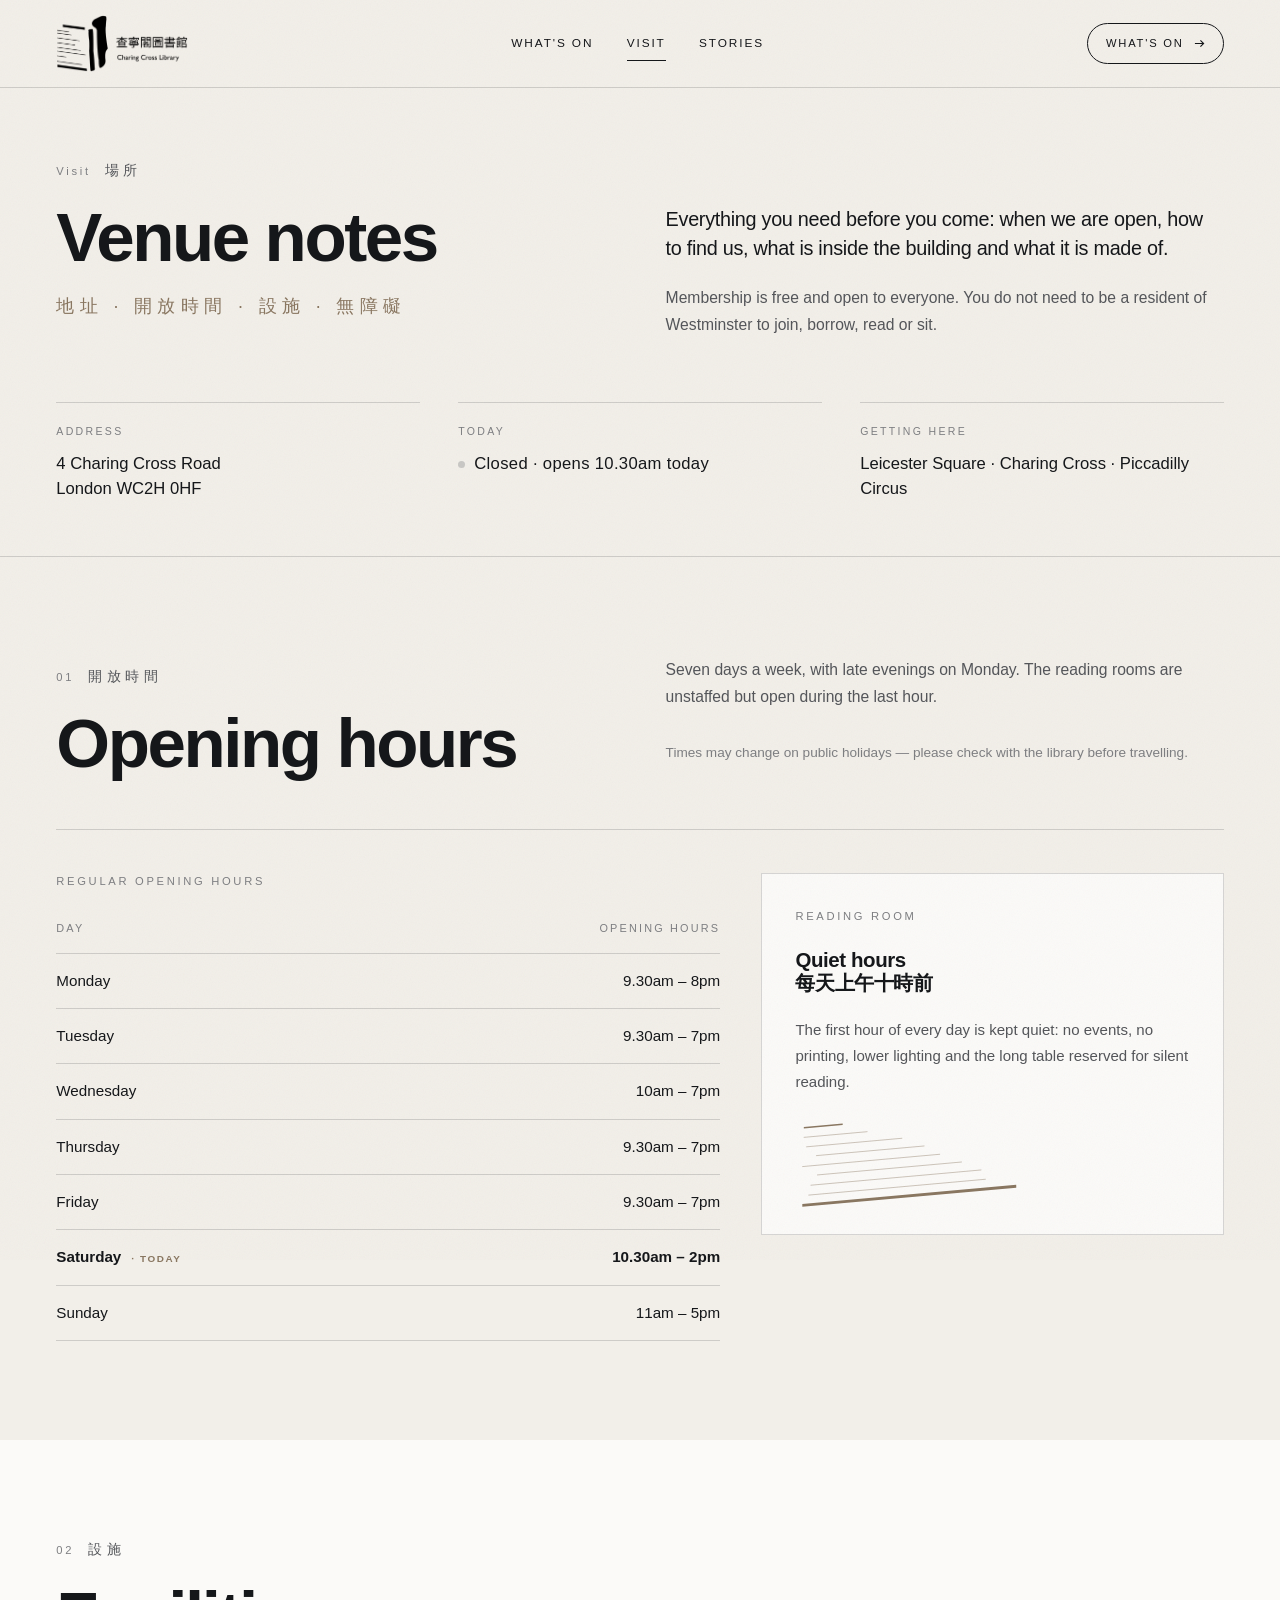
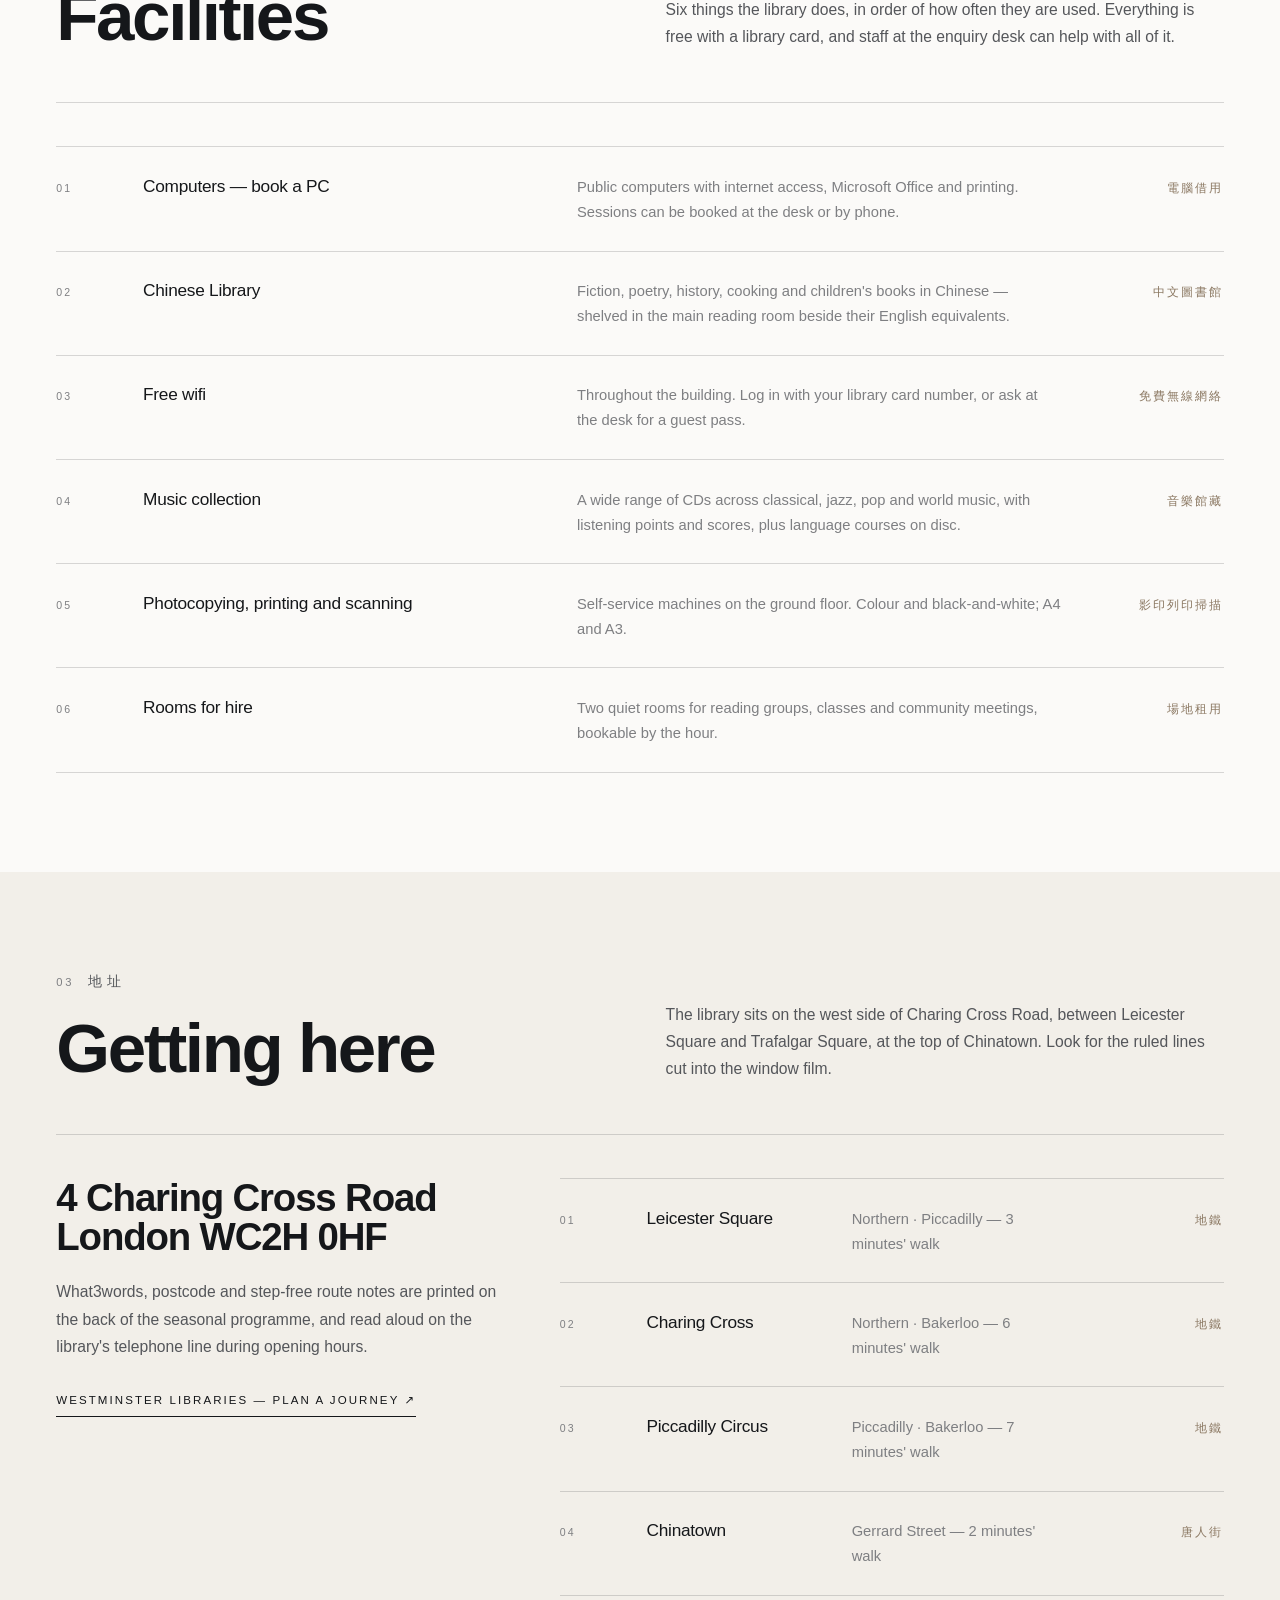
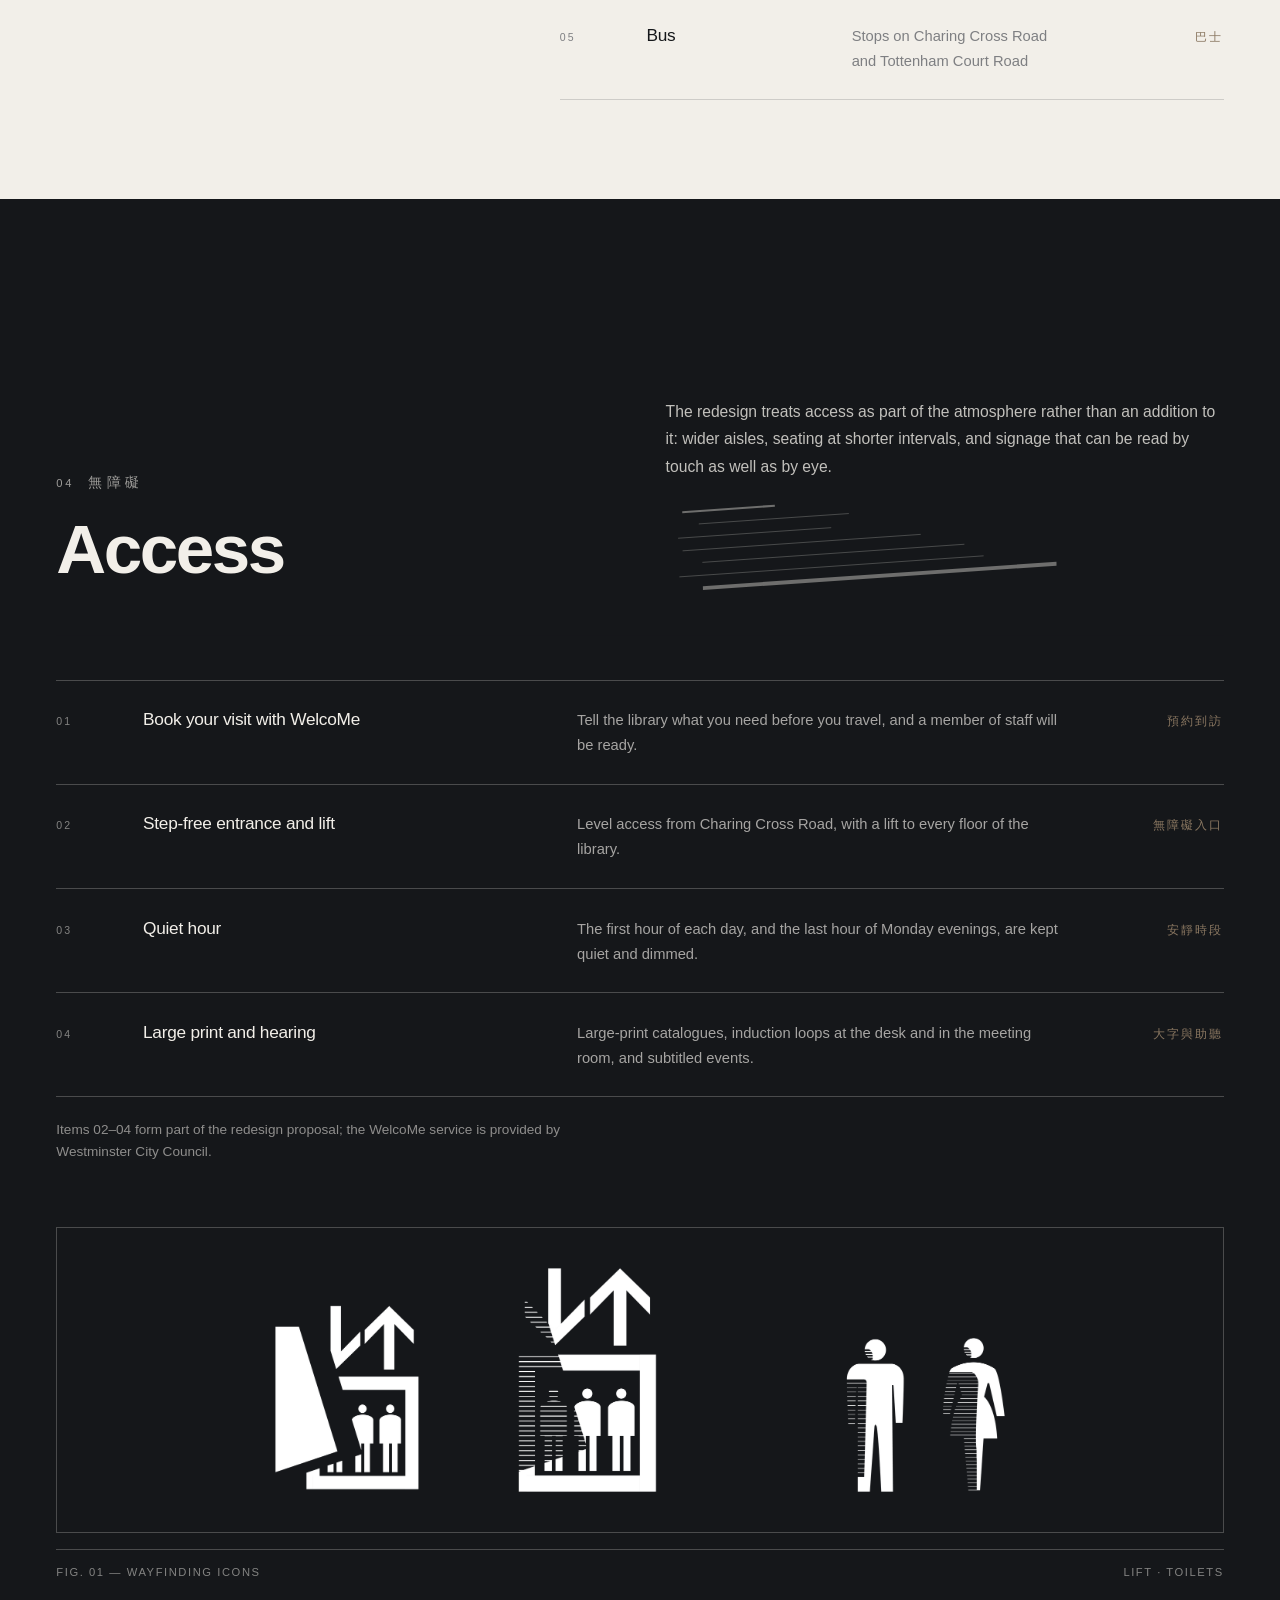
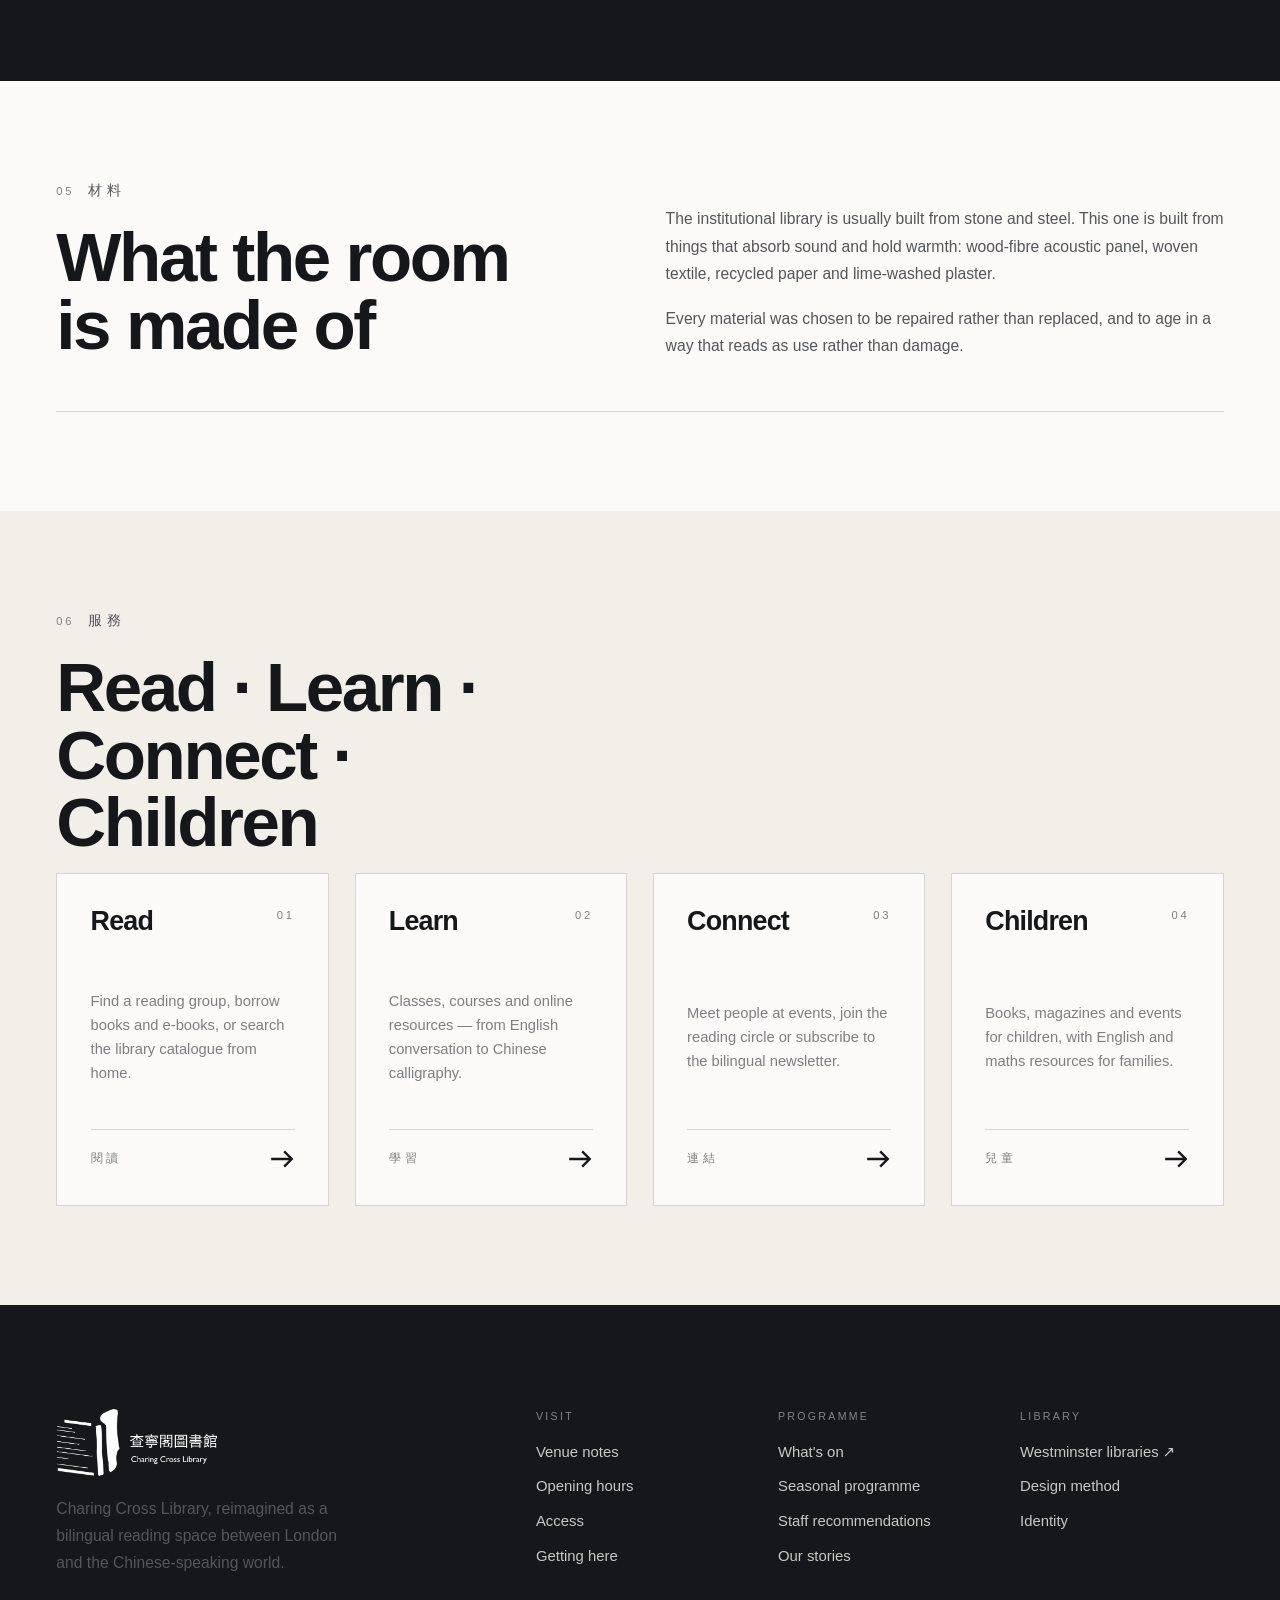
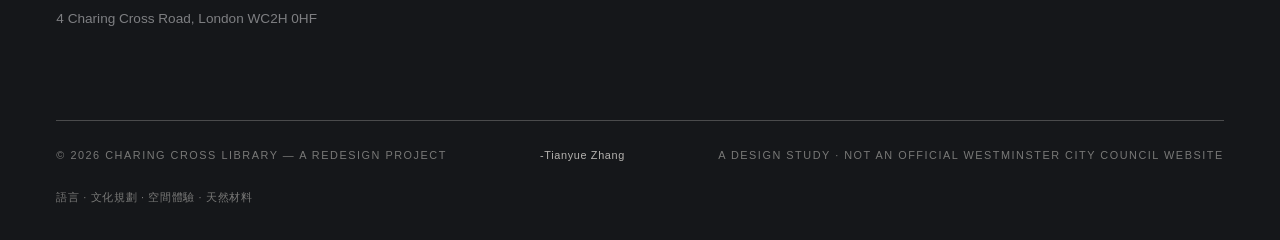
<file: visit.html>
<!DOCTYPE html>
<html lang="en" class="no-js">
<head>
<meta charset="utf-8">
<meta name="viewport" content="width=device-width, initial-scale=1">
<title>Visit · Charing Cross Library 查寧閣圖書館</title>
<meta name="description" content="Venue notes for Charing Cross Library: opening hours, address, getting here, access, facilities and the materials of the redesigned reading rooms.">
<link rel="icon" href="assets/img/favicon.png">
<link rel="apple-touch-icon" href="assets/img/favicon.png">
<link rel="stylesheet" href="assets/css/style.css?v=2">
</head>
<body>
<div class="grain" aria-hidden="true"></div>

<header class="head is-solid">
  <div class="wrap wrap--wide head__inner">
    <a class="brand" href="index.html" aria-label="Charing Cross Library, home">
      <img class="logo brand__logo" src="assets/img/logo-lockup-sm.png" alt="查寧閣圖書館 Charing Cross Library" width="560" height="239" decoding="async">
    </a>
    <nav class="nav" aria-label="Primary">
      <a href="whats-on.html">What's on</a>
      <a href="visit.html" aria-current="page">Visit</a>
      <a href="stories.html">Stories</a>
    </nav>
    <a class="head__cta" href="whats-on.html">What's on
      <svg viewBox="0 0 12 12" fill="none" stroke="currentColor" stroke-width="1.2" aria-hidden="true"><path d="M1 6h9M7 2.5 10.5 6 7 9.5"/></svg>
    </a>
    <button class="burger" type="button" aria-label="Menu" aria-expanded="false" aria-controls="menu"><span></span><span></span></button>
  </div>
</header>

<nav class="menu" id="menu" aria-label="Mobile">
  <a href="index.html">Home</a>
  <a href="whats-on.html">What's on</a>
  <a href="visit.html">Visit</a>
  <a href="stories.html">Stories</a>
  <div class="menu__foot">
    <span>4 Charing Cross Road, London WC2H 0HF</span>
    <span class="han">查寧閣圖書館</span>
  </div>
</nav>

<main>

<section class="phero">
  <div class="wrap wrap--wide">
    <div class="phero__top">
      <div>
        <div class="marker"><span class="marker__idx">Visit</span><span class="marker__han">場所</span></div>
        <h1 class="d2">Venue notes</h1>
        <p class="phero__han" style="margin-top:20px">地址 · 開放時間 · 設施 · 無障礙</p>
      </div>
      <div>
        <p class="lead" data-reveal>Everything you need before you come: when we are open, how to find us, what is inside the building and what it is made of.</p>
        <p class="body" data-reveal data-delay="1" style="margin-top:22px">Membership is free and open to everyone. You do not need to be a resident of Westminster to join, borrow, read or sit.</p>
      </div>
    </div>

    <div class="facts" style="margin-top:clamp(34px,5vw,70px)">
      <div class="fact" data-reveal><span class="k">Address</span><span class="v">4 Charing Cross Road<br>London WC2H 0HF</span></div>
      <div class="fact" data-reveal data-delay="1"><span class="k">Today</span><span class="v status" data-open-status><span class="status__dot"></span>Opening hours</span></div>
      <div class="fact" data-reveal data-delay="2"><span class="k">Getting here</span><span class="v">Leicester Square · Charing Cross · Piccadilly Circus</span></div>
    </div>

  </div>
</section>

<section class="section" id="hours">
  <div class="wrap">
    <div class="section-head">
      <div>
        <div class="marker"><span class="marker__idx">01</span><span class="marker__han">開放時間</span></div>
        <h2 class="d2" data-reveal>Opening hours</h2>
      </div>
      <div class="section-head__aside">
        <p class="body" data-reveal>Seven days a week, with late evenings on Monday. The reading rooms are unstaffed but open during the last hour.</p>
        <p class="small" data-reveal data-delay="1">Times may change on public holidays — please check with the library before travelling.</p>
      </div>
    </div>

    <div class="cols col-12" style="margin-top:clamp(26px,3.4vw,50px)">
      <div class="span-7">
        <table class="hours">
          <caption class="label label--soft" style="text-align:left;padding-bottom:14px">Regular opening hours</caption>
          <thead>
            <tr><th scope="col">Day</th><th scope="col">Opening hours</th></tr>
          </thead>
          <tbody>
            <tr data-day="Monday"><td>Monday</td><td>9.30am – 8pm</td></tr>
            <tr data-day="Tuesday"><td>Tuesday</td><td>9.30am – 7pm</td></tr>
            <tr data-day="Wednesday"><td>Wednesday</td><td>10am – 7pm</td></tr>
            <tr data-day="Thursday"><td>Thursday</td><td>9.30am – 7pm</td></tr>
            <tr data-day="Friday"><td>Friday</td><td>9.30am – 7pm</td></tr>
            <tr data-day="Saturday"><td>Saturday</td><td>10.30am – 2pm</td></tr>
            <tr data-day="Sunday"><td>Sunday</td><td>11am – 5pm</td></tr>
          </tbody>
        </table>
      </div>
      <div class="span-5">
        <div class="lockup" style="padding:clamp(22px,2.6vw,38px);gap:22px">
          <span class="label label--soft">Reading room</span>
          <p class="d4" style="margin:0">Quiet hours<br>每天上午十時前</p>
          <p class="body" style="font-size:.94rem">The first hour of every day is kept quiet: no events, no printing, lower lighting and the long table reserved for silent reading.</p>
          <span class="js-rules" data-rules="9" data-seed="21" data-height="84" style="color:var(--taupe);width:min(70%,220px)" aria-hidden="true"></span>
        </div>
      </div>
    </div>
  </div>
</section>

<section class="section section--paper2" id="facilities">
  <div class="wrap">
    <div class="section-head">
      <div>
        <div class="marker"><span class="marker__idx">02</span><span class="marker__han">設施</span></div>
        <h2 class="d2" data-reveal>Facilities</h2>
      </div>
      <div class="section-head__aside">
        <p class="body" data-reveal>Six things the library does, in order of how often they are used. Everything is free with a library card, and staff at the enquiry desk can help with all of it.</p>
      </div>
    </div>

    <div class="rows" style="margin-top:clamp(26px,3.4vw,50px)">
      <div class="row" data-reveal><span class="row__idx">01</span><h3>Computers — book a PC</h3><p>Public computers with internet access, Microsoft Office and printing. Sessions can be booked at the desk or by phone.</p><span class="row__han">電腦借用</span></div>
      <div class="row" data-reveal><span class="row__idx">02</span><h3>Chinese Library</h3><p>Fiction, poetry, history, cooking and children's books in Chinese — shelved in the main reading room beside their English equivalents.</p><span class="row__han">中文圖書館</span></div>
      <div class="row" data-reveal><span class="row__idx">03</span><h3>Free wifi</h3><p>Throughout the building. Log in with your library card number, or ask at the desk for a guest pass.</p><span class="row__han">免費無線網絡</span></div>
      <div class="row" data-reveal><span class="row__idx">04</span><h3>Music collection</h3><p>A wide range of CDs across classical, jazz, pop and world music, with listening points and scores, plus language courses on disc.</p><span class="row__han">音樂館藏</span></div>
      <div class="row" data-reveal><span class="row__idx">05</span><h3>Photocopying, printing and scanning</h3><p>Self-service machines on the ground floor. Colour and black-and-white; A4 and A3.</p><span class="row__han">影印列印掃描</span></div>
      <div class="row" data-reveal><span class="row__idx">06</span><h3>Rooms for hire</h3><p>Two quiet rooms for reading groups, classes and community meetings, bookable by the hour.</p><span class="row__han">場地租用</span></div>
    </div>
  </div>
</section>

<section class="section" id="getting-here">
  <div class="wrap">
    <div class="section-head">
      <div>
        <div class="marker"><span class="marker__idx">03</span><span class="marker__han">地址</span></div>
        <h2 class="d2" data-reveal>Getting here</h2>
      </div>
      <div class="section-head__aside">
        <p class="body" data-reveal>The library sits on the west side of Charing Cross Road, between Leicester Square and Trafalgar Square, at the top of Chinatown. Look for the ruled lines cut into the window film.</p>
      </div>
    </div>

    <div class="cols col-12" style="margin-top:clamp(26px,3.4vw,50px)">
      <div class="span-5" data-reveal>
        <p class="d3" style="margin:0">4 Charing Cross Road<br>London WC2H 0HF</p>
        <p class="body" style="margin-top:22px">What3words, postcode and step-free route notes are printed on the back of the seasonal programme, and read aloud on the library's telephone line during opening hours.</p>
        <p style="margin-top:26px">
          <a class="link-arrow" href="https://westminster.gov.uk/leisure-libraries-and-community/libraries/charing-cross-library" target="_blank" rel="noopener">Westminster libraries — plan a journey ↗</a>
        </p>
      </div>
      <div class="span-7">
        <div class="rows">
          <div class="row"><span class="row__idx">01</span><h3>Leicester Square</h3><p>Northern · Piccadilly — 3 minutes' walk</p><span class="row__han">地鐵</span></div>
          <div class="row"><span class="row__idx">02</span><h3>Charing Cross</h3><p>Northern · Bakerloo — 6 minutes' walk</p><span class="row__han">地鐵</span></div>
          <div class="row"><span class="row__idx">03</span><h3>Piccadilly Circus</h3><p>Piccadilly · Bakerloo — 7 minutes' walk</p><span class="row__han">地鐵</span></div>
          <div class="row"><span class="row__idx">04</span><h3>Chinatown</h3><p>Gerrard Street — 2 minutes' walk</p><span class="row__han">唐人街</span></div>
          <div class="row"><span class="row__idx">05</span><h3>Bus</h3><p>Stops on Charing Cross Road and Tottenham Court Road</p><span class="row__han">巴士</span></div>
        </div>
      </div>
    </div>
  </div>
</section>

<section class="section section--dark" id="access">
  <div class="wrap">
    <div class="section-head">
      <div>
        <div class="marker"><span class="marker__idx">04</span><span class="marker__han">無障礙</span></div>
        <h2 class="d2" data-reveal>Access</h2>
      </div>
      <div class="section-head__aside">
        <p class="body" data-reveal>We have partnered with WelcoMe so that you can share your access requirements with us before you arrive — discreetly, on your own terms, and without having to explain yourself at the door.</p>
        <p class="body" data-reveal data-delay="1">The redesign treats access as part of the atmosphere rather than an addition to it: wider aisles, seating at shorter intervals, and signage that can be read by touch as well as by eye.</p>
        <div class="js-rules" data-rules="7" data-seed="33" data-height="86" data-reveal data-delay="2" style="color:rgba(242,239,233,.4);max-width:380px" aria-hidden="true"></div>
      </div>
    </div>

    <div class="rows" style="margin-top:clamp(26px,3.4vw,50px);border-top-color:var(--hair-inv)">
      <div class="row" style="border-bottom-color:var(--hair-inv)"><span class="row__idx" style="color:rgba(242,239,233,.5)">01</span><h3>Book your visit with WelcoMe</h3><p style="color:rgba(242,239,233,.66)">Tell the library what you need before you travel, and a member of staff will be ready.</p><span class="row__han">預約到訪</span></div>
      <div class="row" style="border-bottom-color:var(--hair-inv)"><span class="row__idx" style="color:rgba(242,239,233,.5)">02</span><h3>Step-free entrance and lift</h3><p style="color:rgba(242,239,233,.66)">Level access from Charing Cross Road, with a lift to every floor of the library.</p><span class="row__han">無障礙入口</span></div>
      <div class="row" style="border-bottom-color:var(--hair-inv)"><span class="row__idx" style="color:rgba(242,239,233,.5)">03</span><h3>Quiet hour</h3><p style="color:rgba(242,239,233,.66)">The first hour of each day, and the last hour of Monday evenings, are kept quiet and dimmed.</p><span class="row__han">安靜時段</span></div>
      <div class="row" style="border-bottom-color:var(--hair-inv)"><span class="row__idx" style="color:rgba(242,239,233,.5)">04</span><h3>Large print and hearing</h3><p style="color:rgba(242,239,233,.66)">Large-print catalogues, induction loops at the desk and in the meeting room, and subtitled events.</p><span class="row__han">大字與助聽</span></div>
    </div>

    <p class="small" style="margin-top:22px;max-width:70ch">Items 02–04 form part of the redesign proposal; the WelcoMe service is provided by Westminster City Council.</p>

    <figure class="fig fig--band on-dark" style="margin-top:clamp(36px,5vw,72px)" data-reveal>
      <div class="fig__frame fig__frame--plain">
        <img src="assets/img/wayfinding-icons-1.png" width="1900" height="589" alt="Wayfinding icons for the lift and for women and men, drawn from the library's line-and-plane system." loading="lazy" decoding="async">
      </div>
      <figcaption><span>Fig. 01 — Wayfinding icons</span><span>Lift · toilets</span></figcaption>
    </figure>
  </div>
</section>

<section class="section section--paper2" id="materials">
  <div class="wrap">
    <div class="section-head">
      <div>
        <div class="marker"><span class="marker__idx">05</span><span class="marker__han">材料</span></div>
        <h2 class="d2" data-reveal>What the room<br>is made of</h2>
      </div>
      <div class="section-head__aside">
        <p class="body" data-reveal>The institutional library is usually built from stone and steel. This one is built from things that absorb sound and hold warmth: wood-fibre acoustic panel, woven textile, recycled paper and lime-washed plaster.</p>
        <p class="body" data-reveal data-delay="1">Every material was chosen to be repaired rather than replaced, and to age in a way that reads as use rather than damage.</p>
      </div>
    </div>

  </div>
</section>

<section class="section">
  <div class="wrap">
    <div class="section-head" style="border-bottom:0;padding-bottom:clamp(6px,1.2vw,18px)">
      <div>
        <div class="marker"><span class="marker__idx">06</span><span class="marker__han">服務</span></div>
        <h2 class="d2" data-reveal>Read · Learn · Connect · Children</h2>
      </div>
    </div>
    <div class="cards cards--4">
      <a class="card" href="whats-on.html#reading" data-reveal>
        <div class="card__top"><h3>Read</h3><span class="label label--soft">01</span></div>
        <div><p>Find a reading group, borrow books and e-books, or search the library catalogue from home.</p></div>
        <div class="card__foot"><span class="card__han">閱讀</span>
          <svg class="card__arrow" viewBox="0 0 12 12" fill="none" stroke="currentColor" stroke-width="1.1" aria-hidden="true"><path d="M1 6h9M7 2.5 10.5 6 7 9.5"/></svg>
        </div>
      </a>
      <a class="card" href="whats-on.html" data-reveal data-delay="1">
        <div class="card__top"><h3>Learn</h3><span class="label label--soft">02</span></div>
        <div><p>Classes, courses and online resources — from English conversation to Chinese calligraphy.</p></div>
        <div class="card__foot"><span class="card__han">學習</span>
          <svg class="card__arrow" viewBox="0 0 12 12" fill="none" stroke="currentColor" stroke-width="1.1" aria-hidden="true"><path d="M1 6h9M7 2.5 10.5 6 7 9.5"/></svg>
        </div>
      </a>
      <a class="card" href="stories.html" data-reveal data-delay="2">
        <div class="card__top"><h3>Connect</h3><span class="label label--soft">03</span></div>
        <div><p>Meet people at events, join the reading circle or subscribe to the bilingual newsletter.</p></div>
        <div class="card__foot"><span class="card__han">連結</span>
          <svg class="card__arrow" viewBox="0 0 12 12" fill="none" stroke="currentColor" stroke-width="1.1" aria-hidden="true"><path d="M1 6h9M7 2.5 10.5 6 7 9.5"/></svg>
        </div>
      </a>
      <a class="card" href="whats-on.html#events" data-reveal data-delay="3">
        <div class="card__top"><h3>Children</h3><span class="label label--soft">04</span></div>
        <div><p>Books, magazines and events for children, with English and maths resources for families.</p></div>
        <div class="card__foot"><span class="card__han">兒童</span>
          <svg class="card__arrow" viewBox="0 0 12 12" fill="none" stroke="currentColor" stroke-width="1.1" aria-hidden="true"><path d="M1 6h9M7 2.5 10.5 6 7 9.5"/></svg>
        </div>
      </a>
    </div>
  </div>
</section>

</main>

<footer class="foot">
  <div class="wrap wrap--wide">
    <div class="foot__top">
      <div class="foot__brand">
        <img class="logo foot__logo" src="assets/img/logo-lockup-sm.png" alt="查寧閣圖書館 Charing Cross Library" width="560" height="239" loading="lazy" decoding="async">
        <p class="body" style="max-width:34ch">Charing Cross Library, reimagined as a bilingual reading space between London and the Chinese-speaking world.</p>
        <p class="small">4 Charing Cross Road, London WC2H 0HF</p>
      </div>
      <div>
        <h4>Visit</h4>
        <ul>
          <li><a href="visit.html">Venue notes</a></li>
          <li><a href="visit.html#hours">Opening hours</a></li>
          <li><a href="visit.html#access">Access</a></li>
          <li><a href="visit.html#getting-here">Getting here</a></li>
        </ul>
      </div>
      <div>
        <h4>Programme</h4>
        <ul>
          <li><a href="whats-on.html">What's on</a></li>
          <li><a href="whats-on.html#season">Seasonal programme</a></li>
          <li><a href="whats-on.html#reading">Staff recommendations</a></li>
          <li><a href="stories.html">Our stories</a></li>
        </ul>
      </div>
      <div>
        <h4>Library</h4>
        <ul>
          <li><a href="https://westminster.gov.uk/leisure-libraries-and-community/libraries/charing-cross-library" target="_blank" rel="noopener">Westminster libraries ↗</a></li>
          <li><a href="stories.html#method">Design method</a></li>
          <li><a href="index.html#identity">Identity</a></li>
        </ul>
      </div>
    </div>
    <div class="foot__bottom">
      <span>© <span data-year>2026</span> Charing Cross Library — a redesign project</span>
      <span class="credit">-Tianyue Zhang</span>
      <span>A design study · not an official Westminster City Council website</span>
      <span class="han">語言 · 文化規劃 · 空間體驗 · 天然材料</span>
    </div>
  </div>
</footer>

<script src="assets/js/main.js?v=2"></script>
</body>
</html>
</file>
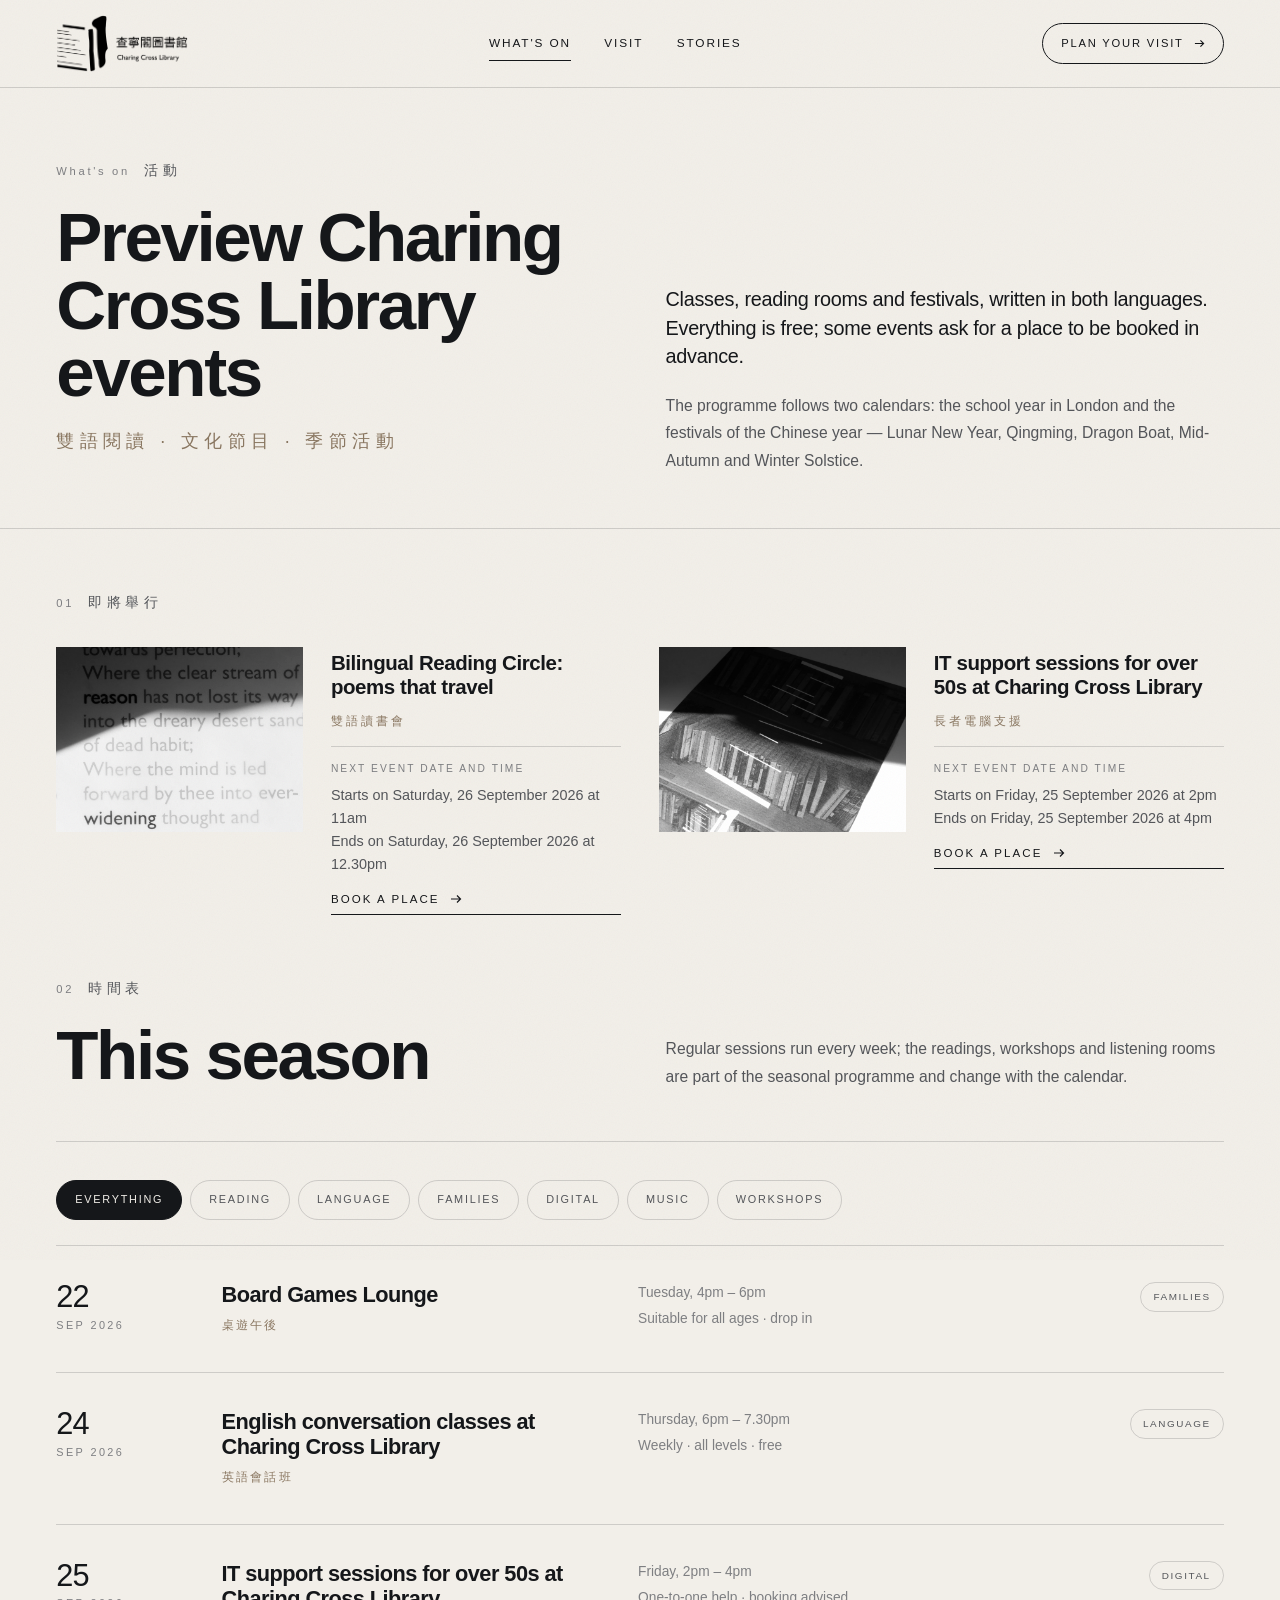
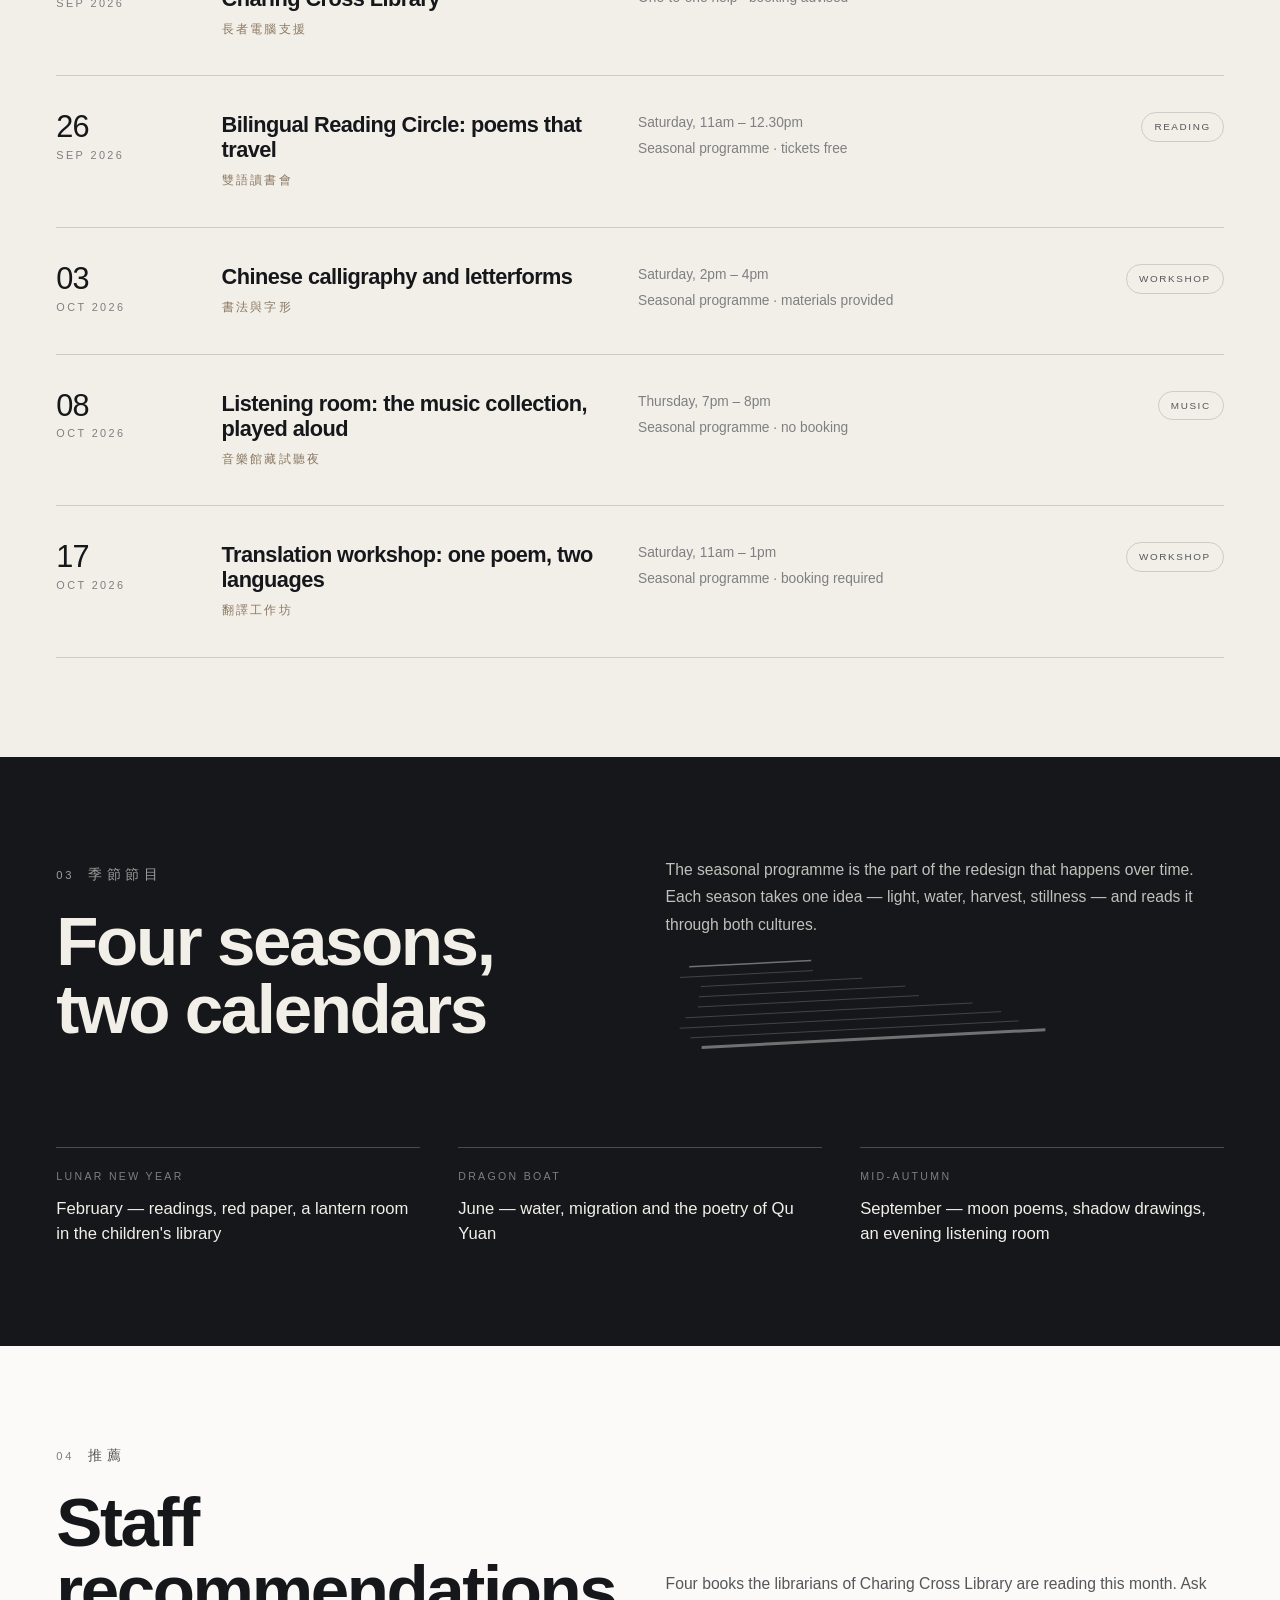
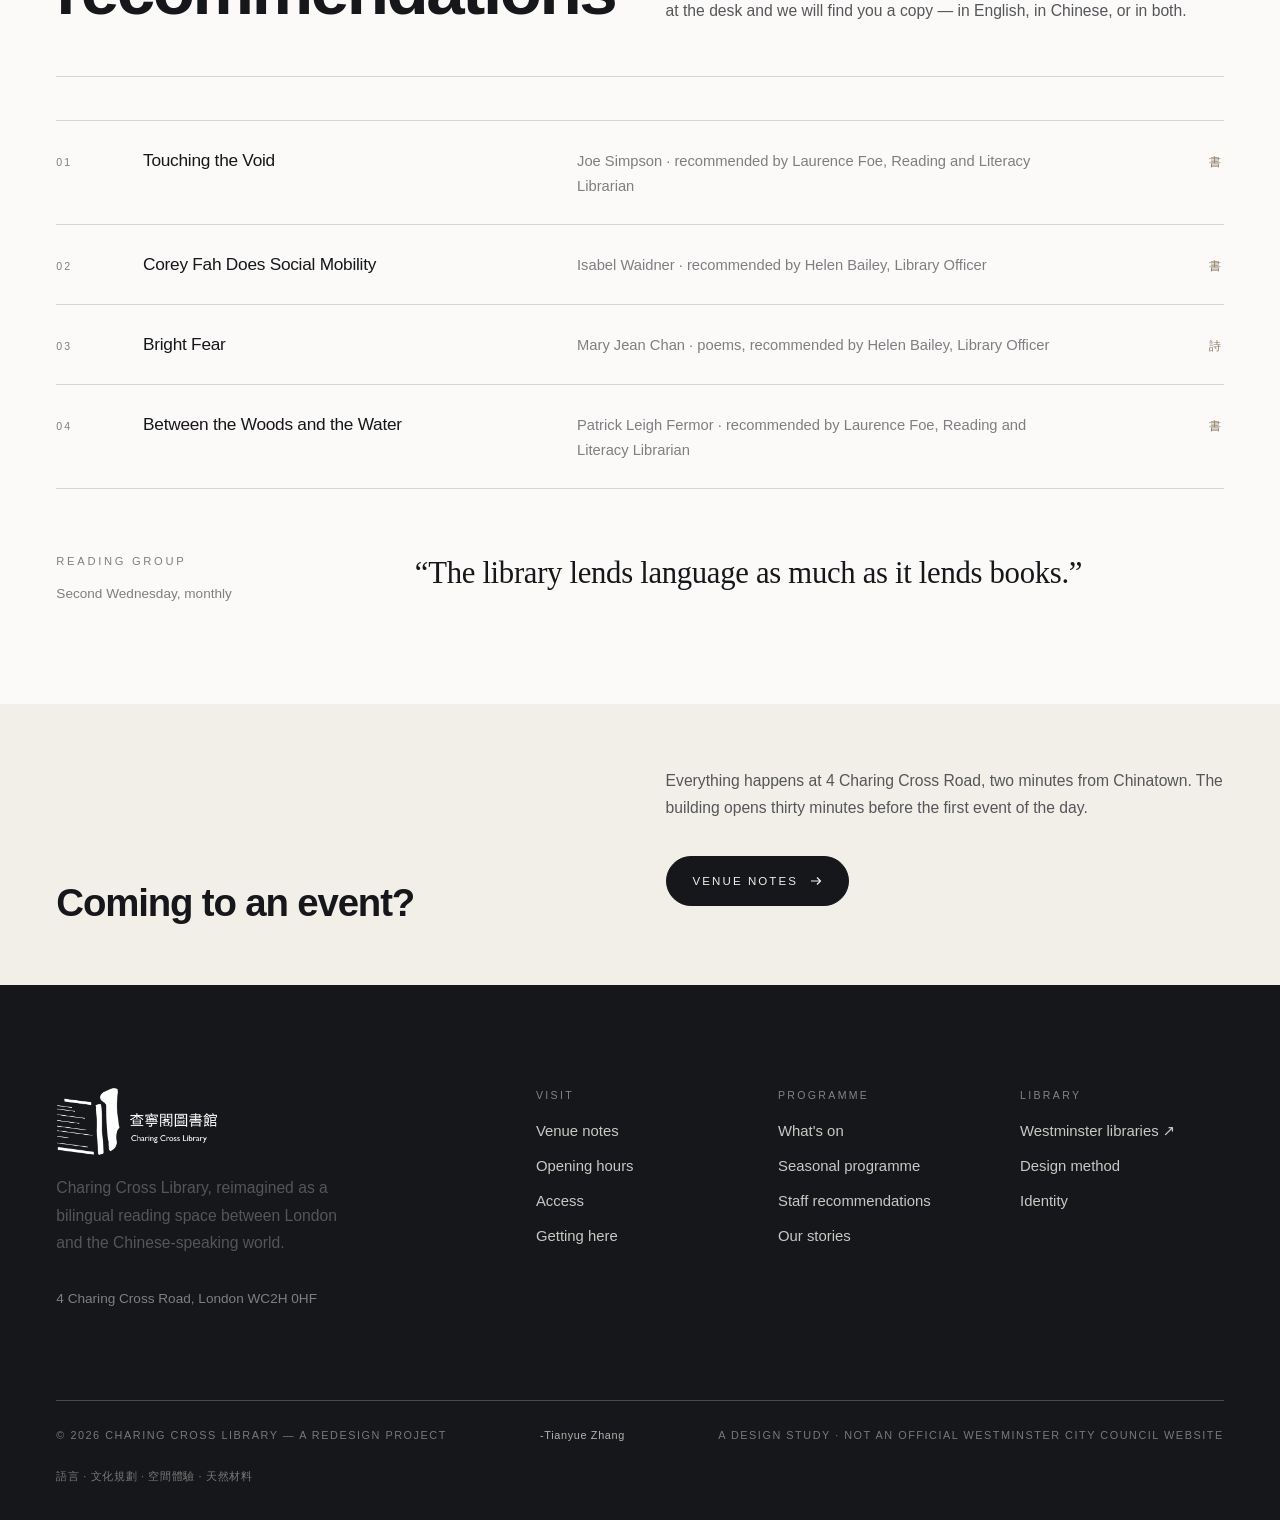
<file: whats-on.html>
<!DOCTYPE html>
<html lang="en" class="no-js">
<head>
<meta charset="utf-8">
<meta name="viewport" content="width=device-width, initial-scale=1">
<title>What's on · Charing Cross Library 查寧閣圖書館</title>
<meta name="description" content="Events and programmes at Charing Cross Library: conversation classes, board games, digital support, the bilingual reading circle and the seasonal cultural programme.">
<link rel="icon" href="assets/img/favicon.png">
<link rel="apple-touch-icon" href="assets/img/favicon.png">
<link rel="stylesheet" href="assets/css/style.css?v=2">
</head>
<body>
<div class="grain" aria-hidden="true"></div>

<header class="head is-solid">
  <div class="wrap wrap--wide head__inner">
    <a class="brand" href="index.html" aria-label="Charing Cross Library, home">
      <img class="logo brand__logo" src="assets/img/logo-lockup-sm.png" alt="查寧閣圖書館 Charing Cross Library" width="560" height="239" decoding="async">
    </a>
    <nav class="nav" aria-label="Primary">
      <a href="whats-on.html" aria-current="page">What's on</a>
      <a href="visit.html">Visit</a>
      <a href="stories.html">Stories</a>
    </nav>
    <a class="head__cta" href="visit.html">Plan your visit
      <svg viewBox="0 0 12 12" fill="none" stroke="currentColor" stroke-width="1.2" aria-hidden="true"><path d="M1 6h9M7 2.5 10.5 6 7 9.5"/></svg>
    </a>
    <button class="burger" type="button" aria-label="Menu" aria-expanded="false" aria-controls="menu"><span></span><span></span></button>
  </div>
</header>

<nav class="menu" id="menu" aria-label="Mobile">
  <a href="index.html">Home</a>
  <a href="whats-on.html">What's on</a>
  <a href="visit.html">Visit</a>
  <a href="stories.html">Stories</a>
  <div class="menu__foot">
    <span>4 Charing Cross Road, London WC2H 0HF</span>
    <span class="han">查寧閣圖書館</span>
  </div>
</nav>

<main>

<section class="phero">
  <div class="wrap wrap--wide">
    <div class="phero__top">
      <div>
        <div class="marker"><span class="marker__idx">What's on</span><span class="marker__han">活動</span></div>
        <h1 class="d2">Preview Charing Cross Library events</h1>
        <p class="phero__han" style="margin-top:20px">雙語閱讀 · 文化節目 · 季節活動</p>
      </div>
      <div>
        <p class="lead" data-reveal>Classes, reading rooms and festivals, written in both languages. Everything is free; some events ask for a place to be booked in advance.</p>
        <p class="body" data-reveal data-delay="1" style="margin-top:22px">The programme follows two calendars: the school year in London and the festivals of the Chinese year — Lunar New Year, Qingming, Dragon Boat, Mid-Autumn and Winter Solstice.</p>
      </div>
    </div>
  </div>
</section>

<section class="section section--tight">
  <div class="wrap wrap--wide">
    <div class="marker"><span class="marker__idx">01</span><span class="marker__han">即將舉行</span></div>
    <div class="feature-grid">
      <article class="feature" data-reveal>
        <div class="feature__frame"><img src="assets/img/poster-keywords.jpg" width="940" height="870" alt="Detail of the Gitanjali 35 poster: the words reason and widening in bold under raking light." loading="lazy" decoding="async"></div>
        <div class="feature__body">
          <h3 class="d4">Bilingual Reading Circle: poems that travel</h3>
          <span class="feature__han han">雙語讀書會</span>
          <dl class="feature__when">
            <dt>Next event date and time</dt>
            <dd>Starts on Saturday, 26 September 2026 at 11am<br>Ends on Saturday, 26 September 2026 at 12.30pm</dd>
          </dl>
          <a class="link-arrow" href="visit.html">Book a place
            <svg viewBox="0 0 12 12" fill="none" stroke="currentColor" stroke-width="1.2" aria-hidden="true"><path d="M1 6h9M7 2.5 10.5 6 7 9.5"/></svg>
          </a>
        </div>
      </article>
      <article class="feature" data-reveal data-delay="1">
        <div class="feature__frame"><img src="assets/img/poster-angle.jpg" width="1800" height="1167" alt="The poster photographed at an angle on a table." loading="lazy" decoding="async"></div>
        <div class="feature__body">
          <h3 class="d4">IT support sessions for over 50s at Charing Cross Library</h3>
          <span class="feature__han han">長者電腦支援</span>
          <dl class="feature__when">
            <dt>Next event date and time</dt>
            <dd>Starts on Friday, 25 September 2026 at 2pm<br>Ends on Friday, 25 September 2026 at 4pm</dd>
          </dl>
          <a class="link-arrow" href="visit.html">Book a place
            <svg viewBox="0 0 12 12" fill="none" stroke="currentColor" stroke-width="1.2" aria-hidden="true"><path d="M1 6h9M7 2.5 10.5 6 7 9.5"/></svg>
          </a>
        </div>
      </article>
    </div>
  </div>
</section>

<section class="section" id="events" style="padding-top:0">
  <div class="wrap">
    <div class="section-head">
      <div>
        <div class="marker"><span class="marker__idx">02</span><span class="marker__han">時間表</span></div>
        <h2 class="d2" data-reveal>This season</h2>
      </div>
      <div class="section-head__aside">
        <p class="body" data-reveal>Regular sessions run every week; the readings, workshops and listening rooms are part of the seasonal programme and change with the calendar.</p>
      </div>
    </div>

    <div class="filters" role="group" aria-label="Filter events">
      <button class="chip" type="button" data-filter="all" aria-pressed="true">Everything</button>
      <button class="chip" type="button" data-filter="reading" aria-pressed="false">Reading</button>
      <button class="chip" type="button" data-filter="language" aria-pressed="false">Language</button>
      <button class="chip" type="button" data-filter="families" aria-pressed="false">Families</button>
      <button class="chip" type="button" data-filter="digital" aria-pressed="false">Digital</button>
      <button class="chip" type="button" data-filter="music" aria-pressed="false">Music</button>
      <button class="chip" type="button" data-filter="workshop" aria-pressed="false">Workshops</button>
    </div>

    <div class="events">
      <article class="event" data-cat="families reading">
        <div class="event__date"><span class="event__day">22</span><span class="event__mon">Sep 2026</span></div>
        <div>
          <h3>Board Games Lounge</h3>
          <span class="event__han han">桌遊午後</span>
        </div>
        <div class="event__meta">
          <span>Tuesday, 4pm – 6pm</span>
          <span>Suitable for all ages · drop in</span>
        </div>
        <div class="event__tag"><span class="tag">Families</span></div>
      </article>

      <article class="event" data-cat="language">
        <div class="event__date"><span class="event__day">24</span><span class="event__mon">Sep 2026</span></div>
        <div>
          <h3>English conversation classes at Charing Cross Library</h3>
          <span class="event__han han">英語會話班</span>
        </div>
        <div class="event__meta">
          <span>Thursday, 6pm – 7.30pm</span>
          <span>Weekly · all levels · free</span>
        </div>
        <div class="event__tag"><span class="tag">Language</span></div>
      </article>

      <article class="event" data-cat="digital families">
        <div class="event__date"><span class="event__day">25</span><span class="event__mon">Sep 2026</span></div>
        <div>
          <h3>IT support sessions for over 50s at Charing Cross Library</h3>
          <span class="event__han han">長者電腦支援</span>
        </div>
        <div class="event__meta">
          <span>Friday, 2pm – 4pm</span>
          <span>One-to-one help · booking advised</span>
        </div>
        <div class="event__tag"><span class="tag">Digital</span></div>
      </article>

      <article class="event" data-cat="reading workshop">
        <div class="event__date"><span class="event__day">26</span><span class="event__mon">Sep 2026</span></div>
        <div>
          <h3>Bilingual Reading Circle: poems that travel</h3>
          <span class="event__han han">雙語讀書會</span>
        </div>
        <div class="event__meta">
          <span>Saturday, 11am – 12.30pm</span>
          <span>Seasonal programme · tickets free</span>
        </div>
        <div class="event__tag"><span class="tag">Reading</span></div>
      </article>

      <article class="event" data-cat="workshop families">
        <div class="event__date"><span class="event__day">03</span><span class="event__mon">Oct 2026</span></div>
        <div>
          <h3>Chinese calligraphy and letterforms</h3>
          <span class="event__han han">書法與字形</span>
        </div>
        <div class="event__meta">
          <span>Saturday, 2pm – 4pm</span>
          <span>Seasonal programme · materials provided</span>
        </div>
        <div class="event__tag"><span class="tag">Workshop</span></div>
      </article>

      <article class="event" data-cat="music">
        <div class="event__date"><span class="event__day">08</span><span class="event__mon">Oct 2026</span></div>
        <div>
          <h3>Listening room: the music collection, played aloud</h3>
          <span class="event__han han">音樂館藏試聽夜</span>
        </div>
        <div class="event__meta">
          <span>Thursday, 7pm – 8pm</span>
          <span>Seasonal programme · no booking</span>
        </div>
        <div class="event__tag"><span class="tag">Music</span></div>
      </article>

      <article class="event" data-cat="reading workshop language">
        <div class="event__date"><span class="event__day">17</span><span class="event__mon">Oct 2026</span></div>
        <div>
          <h3>Translation workshop: one poem, two languages</h3>
          <span class="event__han han">翻譯工作坊</span>
        </div>
        <div class="event__meta">
          <span>Saturday, 11am – 1pm</span>
          <span>Seasonal programme · booking required</span>
        </div>
        <div class="event__tag"><span class="tag">Workshop</span></div>
      </article>
    </div>
  </div>
</section>

<section class="section section--dark" id="season">
  <div class="wrap">
    <div class="section-head">
      <div>
        <div class="marker"><span class="marker__idx">03</span><span class="marker__han">季節節目</span></div>
        <h2 class="d2" data-reveal>Four seasons,<br>two calendars</h2>
      </div>
      <div class="section-head__aside">
        <p class="body" data-reveal>The seasonal programme is the part of the redesign that happens over time. Each season takes one idea — light, water, harvest, stillness — and reads it through both cultures.</p>
        <div class="js-rules" data-rules="9" data-seed="44" data-height="88" data-reveal data-delay="1" style="color:rgba(242,239,233,.42);max-width:400px" aria-hidden="true"></div>
      </div>
    </div>

    <div class="facts" style="margin-top:clamp(30px,4vw,60px)">
      <div class="fact" style="border-top-color:var(--hair-inv)"><span class="k">Lunar New Year</span><span class="v">February — readings, red paper, a lantern room in the children's library</span></div>
      <div class="fact" style="border-top-color:var(--hair-inv)"><span class="k">Dragon Boat</span><span class="v">June — water, migration and the poetry of Qu Yuan</span></div>
      <div class="fact" style="border-top-color:var(--hair-inv)"><span class="k">Mid-Autumn</span><span class="v">September — moon poems, shadow drawings, an evening listening room</span></div>
    </div>
  </div>
</section>

<section class="section section--paper2" id="reading">
  <div class="wrap">
    <div class="section-head">
      <div>
        <div class="marker"><span class="marker__idx">04</span><span class="marker__han">推薦</span></div>
        <h2 class="d2" data-reveal>Staff recommendations</h2>
      </div>
      <div class="section-head__aside">
        <p class="body" data-reveal>Four books the librarians of Charing Cross Library are reading this month. Ask at the desk and we will find you a copy — in English, in Chinese, or in both.</p>
      </div>
    </div>

    <div class="rows" style="margin-top:clamp(26px,3.4vw,50px)">
      <div class="row" data-reveal><span class="row__idx">01</span><h3>Touching the Void</h3><p>Joe Simpson · recommended by Laurence Foe, Reading and Literacy Librarian</p><span class="row__han">書</span></div>
      <div class="row" data-reveal><span class="row__idx">02</span><h3>Corey Fah Does Social Mobility</h3><p>Isabel Waidner · recommended by Helen Bailey, Library Officer</p><span class="row__han">書</span></div>
      <div class="row" data-reveal><span class="row__idx">03</span><h3>Bright Fear</h3><p>Mary Jean Chan · poems, recommended by Helen Bailey, Library Officer</p><span class="row__han">詩</span></div>
      <div class="row" data-reveal><span class="row__idx">04</span><h3>Between the Woods and the Water</h3><p>Patrick Leigh Fermor · recommended by Laurence Foe, Reading and Literacy Librarian</p><span class="row__han">書</span></div>
    </div>

    <div class="quote" style="margin-top:clamp(40px,5vw,80px)">
      <div>
        <p class="label label--soft">Reading group</p>
        <p class="small" style="margin:12px 0 0">Second Wednesday, monthly</p>
      </div>
      <blockquote class="verse" data-reveal>“The library lends language as much as it lends books.”</blockquote>
    </div>
  </div>
</section>

<section class="section section--tight">
  <div class="wrap">
    <div class="section-head" style="border-bottom:0;padding-bottom:0">
      <div>
        <h2 class="d3" data-reveal>Coming to an event?</h2>
      </div>
      <div class="section-head__aside">
        <p class="body" data-reveal>Everything happens at 4 Charing Cross Road, two minutes from Chinatown. The building opens thirty minutes before the first event of the day.</p>
        <p data-reveal data-delay="1">
          <a class="btn btn--ink" href="visit.html">Venue notes
            <svg viewBox="0 0 12 12" fill="none" stroke="currentColor" stroke-width="1.2" aria-hidden="true"><path d="M1 6h9M7 2.5 10.5 6 7 9.5"/></svg>
          </a>
        </p>
      </div>
    </div>
  </div>
</section>

</main>

<footer class="foot">
  <div class="wrap wrap--wide">
    <div class="foot__top">
      <div class="foot__brand">
        <img class="logo foot__logo" src="assets/img/logo-lockup-sm.png" alt="查寧閣圖書館 Charing Cross Library" width="560" height="239" loading="lazy" decoding="async">
        <p class="body" style="max-width:34ch">Charing Cross Library, reimagined as a bilingual reading space between London and the Chinese-speaking world.</p>
        <p class="small">4 Charing Cross Road, London WC2H 0HF</p>
      </div>
      <div>
        <h4>Visit</h4>
        <ul>
          <li><a href="visit.html">Venue notes</a></li>
          <li><a href="visit.html#hours">Opening hours</a></li>
          <li><a href="visit.html#access">Access</a></li>
          <li><a href="visit.html#getting-here">Getting here</a></li>
        </ul>
      </div>
      <div>
        <h4>Programme</h4>
        <ul>
          <li><a href="whats-on.html">What's on</a></li>
          <li><a href="whats-on.html#season">Seasonal programme</a></li>
          <li><a href="whats-on.html#reading">Staff recommendations</a></li>
          <li><a href="stories.html">Our stories</a></li>
        </ul>
      </div>
      <div>
        <h4>Library</h4>
        <ul>
          <li><a href="https://westminster.gov.uk/leisure-libraries-and-community/libraries/charing-cross-library" target="_blank" rel="noopener">Westminster libraries ↗</a></li>
          <li><a href="stories.html#method">Design method</a></li>
          <li><a href="index.html#identity">Identity</a></li>
        </ul>
      </div>
    </div>
    <div class="foot__bottom">
      <span>© <span data-year>2026</span> Charing Cross Library — a redesign project</span>
      <span class="credit">-Tianyue Zhang</span>
      <span>A design study · not an official Westminster City Council website</span>
      <span class="han">語言 · 文化規劃 · 空間體驗 · 天然材料</span>
    </div>
  </div>
</footer>

<script src="assets/js/main.js?v=2"></script>
</body>
</html>
</file>
<file: assets/css/style.css>
/* ==========================================================================
   Charing Cross Library  ·  查寧閣圖書館
   A bilingual reading space — redesign microsite
   Type: Helvetica Neue (EN) · Noto Sans CJK TC (中文) · New York (verse)
   ========================================================================== */

:root{
  --paper:#F2EFE9;
  --paper-2:#FBFAF8;
  --paper-3:#E7E3DA;
  --ink:#15171A;
  --ink-2:#24262A;
  --ink-3:#54565A;
  --ink-4:#7E7F82;
  --taupe:#8A7761;
  --stone:#C9C8C5;
  --hair:rgba(21,23,26,.16);
  --hair-2:rgba(21,23,26,.09);
  --hair-inv:rgba(242,239,233,.24);
  --maxw:1480px;
  --gut:clamp(20px,4.4vw,80px);
  --headH:clamp(66px,7vw,88px);
  --sans:"Helvetica Neue",Helvetica,"Inter","Segoe UI",system-ui,-apple-system,Arial,sans-serif;
  --han:"Noto Sans CJK TC","PingFang TC","Hiragino Sans GB","Heiti TC",sans-serif;
  --verse:"New York","Iowan Old Style",Palatino,"Times New Roman",serif;
  --ease:cubic-bezier(.22,.68,.16,1);
}

*,*::before,*::after{box-sizing:border-box}
html{-webkit-text-size-adjust:100%;scroll-behavior:smooth}
body{
  margin:0;background:var(--paper);color:var(--ink);
  font-family:var(--sans);font-size:16px;line-height:1.6;
  -webkit-font-smoothing:antialiased;-moz-osx-font-smoothing:grayscale;
  text-rendering:optimizeLegibility;overflow-x:hidden;
}
body.is-locked{overflow:hidden}
img,svg{display:block;max-width:100%}
img{height:auto}
a{color:inherit;text-decoration:none}
button{font:inherit;color:inherit;background:none;border:0;cursor:pointer}
::selection{background:var(--ink);color:var(--paper)}
:focus-visible{outline:1px solid var(--ink);outline-offset:3px}

/* paper grain -------------------------------------------------------------*/
.grain{
  position:fixed;inset:-40%;z-index:90;pointer-events:none;opacity:.05;
  background-image:url("data:image/svg+xml,%3Csvg xmlns='http://www.w3.org/2000/svg' width='200' height='200'%3E%3Cfilter id='n'%3E%3CfeTurbulence type='fractalNoise' baseFrequency='.85' numOctaves='3'/%3E%3C/filter%3E%3Crect width='200' height='200' filter='url(%23n)'/%3E%3C/svg%3E");
  mix-blend-mode:multiply;
}

/* ---------- type ---------- */
.d1,.d2,.d3,.d4{font-weight:600;letter-spacing:-.035em;line-height:.94;margin:0}
.d1{font-size:clamp(3rem,8.3vw,8.2rem)}
.d2{font-size:clamp(2.15rem,5.4vw,4.9rem);line-height:.98}
.d3{font-size:clamp(1.6rem,3vw,3rem);line-height:1.02;letter-spacing:-.03em}
.d4{font-size:clamp(1.15rem,1.6vw,1.6rem);line-height:1.15;letter-spacing:-.02em}
.lead{font-size:clamp(1.06rem,1.55vw,1.5rem);line-height:1.42;letter-spacing:-.015em;margin:0}
.body{font-size:clamp(.98rem,1.05vw,1.08rem);line-height:1.74;color:var(--ink-3);margin:0}
.body strong{font-weight:600;color:var(--ink)}
.small{font-size:.85rem;line-height:1.6;color:var(--ink-4)}
.label{font-size:.7rem;letter-spacing:.24em;text-transform:uppercase;font-weight:500;margin:0}
.label--soft{color:var(--ink-4)}
.han{font-family:var(--han);letter-spacing:.06em}
.verse{font-family:var(--verse);letter-spacing:.005em}
.section--dark .body{color:rgba(242,239,233,.78)}
.section--dark .body strong{color:var(--paper)}
.section--dark .label--soft{color:rgba(242,239,233,.6)}
.section--dark .small,.section--dark .label--soft{color:rgba(242,239,233,.55)}
.section--dark ::selection{background:var(--paper);color:var(--ink)}

/* ---------- layout ---------- */
.wrap{width:100%;max-width:var(--maxw);margin:0 auto;padding:0 var(--gut)}
.wrap--wide{max-width:1680px}
.section{padding:clamp(72px,11vh,150px) 0;position:relative}
.section--tight{padding:clamp(52px,7vh,96px) 0}
.section--paper2{background:var(--paper-2)}
.section--dark{background:var(--ink);color:var(--paper)}
.section--dark a:hover{color:#fff}
.cols{display:grid;gap:clamp(24px,3.2vw,64px)}
.col-12{grid-template-columns:repeat(12,1fr)}
.span-5{grid-column:span 5}
.span-7{grid-column:span 7}
.section-head{
  display:grid;grid-template-columns:minmax(0,1fr) minmax(0,1fr);
  gap:clamp(24px,4vw,80px);align-items:end;
  padding-bottom:clamp(28px,4vw,64px);border-bottom:1px solid var(--hair);
}
.section-head__aside{display:flex;flex-direction:column;gap:18px}
.marker{display:flex;align-items:baseline;gap:14px;margin-bottom:22px}
.marker__idx{font-size:.7rem;letter-spacing:.24em;color:var(--ink-4)}
.marker__han{font-family:var(--han);font-size:.86rem;letter-spacing:.34em;color:var(--ink-3)}
.section--dark .marker__han,.section--dark .marker__idx{color:rgba(242,239,233,.62)}

/* ---------- header ---------- */
.logo{display:block;width:auto;flex:none}
.head{
  position:fixed;top:0;left:0;right:0;z-index:70;height:var(--headH);
  display:flex;align-items:center;color:var(--paper);
  border-bottom:1px solid transparent;
  transition:color .45s var(--ease),background-color .45s var(--ease),border-color .45s var(--ease);
}
.head.is-solid{
  color:var(--ink);background:rgba(242,239,233,.9);
  -webkit-backdrop-filter:blur(16px) saturate(1.2);backdrop-filter:blur(16px) saturate(1.2);
  border-bottom-color:var(--hair);
}
.head__inner{display:flex;align-items:center;justify-content:space-between;gap:clamp(16px,3vw,48px);width:100%}

.brand{display:flex;align-items:center;gap:13px;flex:none}
.brand__logo{height:clamp(44px,4.4vw,64px)}
.head:not(.is-solid) .brand__logo{filter:invert(1)}

.nav{display:flex;align-items:center;gap:clamp(20px,2.6vw,44px)}
.nav a{
  position:relative;font-size:.74rem;letter-spacing:.16em;text-transform:uppercase;
  padding:8px 0;white-space:nowrap;
}
.nav a::after{
  content:"";position:absolute;left:0;bottom:0;height:1px;width:100%;background:currentColor;
  transform:scaleX(0);transform-origin:left;transition:transform .5s var(--ease);
}
.nav a:hover::after,.nav a[aria-current="page"]::after{transform:scaleX(1)}
.nav a[aria-current="page"]{opacity:1}
.head__cta{
  display:inline-flex;align-items:center;gap:10px;padding:11px 18px;font-size:.7rem;
  letter-spacing:.16em;text-transform:uppercase;border:1px solid currentColor;border-radius:100px;
  transition:background-color .4s var(--ease),color .4s var(--ease);
}
.head__cta svg{width:11px;height:11px;transition:transform .4s var(--ease)}
.head__cta:hover{background:currentColor}
.head__cta:hover svg{transform:translateX(3px)}
.head.is-solid .head__cta:hover{color:var(--paper)}
.head:not(.is-solid) .head__cta:hover{color:var(--ink)}

.burger{display:none;width:44px;height:44px;margin-right:-10px;position:relative}
.burger span{
  position:absolute;left:11px;right:11px;height:1px;background:currentColor;
  transition:transform .4s var(--ease),opacity .3s var(--ease);
}
.burger span:nth-child(1){top:18px}
.burger span:nth-child(2){top:25px}
body.nav-open .burger span:nth-child(1){transform:translateY(3.5px) rotate(45deg)}
body.nav-open .burger span:nth-child(2){transform:translateY(-3.5px) rotate(-45deg)}

.menu{
  position:fixed;inset:0;z-index:65;background:var(--ink);color:var(--paper);
  display:flex;flex-direction:column;justify-content:center;gap:8px;
  padding:calc(var(--headH) + 24px) var(--gut) 48px;
  clip-path:inset(0 0 100% 0);transition:clip-path .7s var(--ease);
}
body.nav-open .menu{clip-path:inset(0 0 0 0)}
.menu a{
  font-size:clamp(2rem,9vw,3.4rem);font-weight:600;letter-spacing:-.03em;
  padding:12px 0;border-bottom:1px solid var(--hair-inv);
}
.menu__foot{margin-top:36px;display:flex;flex-direction:column;gap:6px;font-size:.76rem;letter-spacing:.14em;text-transform:uppercase;color:rgba(242,239,233,.6)}

/* ---------- hero ---------- */
.hero{
  position:relative;min-height:100svh;display:flex;flex-direction:column;justify-content:flex-end;
  background:var(--ink);color:var(--paper);overflow:hidden;padding-top:var(--headH);
}
.hero__media{position:absolute;inset:0;z-index:0}
.hero__media img{
  width:100%;height:100%;object-fit:cover;object-position:60% 42%;
  filter:grayscale(1) contrast(1.04) brightness(.9);
  transform:scale(1.04);animation:heroDrift 26s var(--ease) forwards;
}
@keyframes heroDrift{to{transform:scale(1)}}
.hero__veil{
  position:absolute;inset:0;z-index:1;
  background:
    linear-gradient(90deg,rgba(14,15,18,.97) 0%,rgba(14,15,18,.95) 38%,rgba(14,15,18,.82) 54%,rgba(14,15,18,.24) 78%,rgba(14,15,18,.36) 100%),
    linear-gradient(180deg,rgba(14,15,18,.52) 0%,rgba(14,15,18,.06) 32%,rgba(14,15,18,.62) 100%);
}
.hero__inner{position:relative;z-index:2;display:flex;flex-direction:column;gap:clamp(13px,2.6vh,30px);padding-bottom:clamp(20px,3vh,44px)}
.hero__title{display:flex;flex-direction:column;gap:clamp(10px,1.4vw,20px)}
.hero__title .d1{font-size:clamp(2.6rem,min(8.3vw,11.4vh),8.2rem);max-width:14ch}
.hero__han{font-family:var(--han);font-size:clamp(1.1rem,min(2.2vw,3.4vh),2.3rem);letter-spacing:.36em;color:rgba(242,239,233,.86)}
.hero__lede{display:flex;flex-direction:column;gap:clamp(10px,1.6vh,18px);max-width:52ch}
.hero__lede p{color:rgba(242,239,233,.7);max-width:46ch}
.hero .lead{font-size:clamp(1.05rem,min(1.55vw,2.6vh),1.5rem)}
.hero__actions{display:flex;flex-wrap:wrap;gap:12px}
.btn{
  display:inline-flex;align-items:center;gap:12px;padding:15px 26px;border-radius:100px;
  font-size:.72rem;letter-spacing:.18em;text-transform:uppercase;
  border:1px solid currentColor;transition:background-color .45s var(--ease),color .45s var(--ease),border-color .45s var(--ease);
}
.btn svg{width:12px;height:12px;transition:transform .45s var(--ease)}
.btn:hover svg{transform:translateX(4px)}
.btn--solid{background:var(--paper);color:var(--ink);border-color:var(--paper)}
.btn--solid:hover{background:transparent;color:var(--paper);border-color:currentColor}
.btn--ink{background:var(--ink);color:var(--paper);border-color:var(--ink)}
.btn--ink:hover{background:transparent;color:var(--ink)}
.btn--ghost:hover{background:var(--paper);color:var(--ink);border-color:var(--paper)}
.section--dark .btn--solid:hover{background:transparent;color:var(--paper)}
.link-arrow{display:inline-flex;align-items:center;gap:10px;font-size:.72rem;letter-spacing:.18em;text-transform:uppercase;border-bottom:1px solid currentColor;padding-bottom:6px}
.link-arrow svg{width:12px;height:12px;transition:transform .45s var(--ease)}
.link-arrow:hover svg{transform:translateX(4px)}

.hero__bar{
  position:relative;z-index:2;border-top:1px solid var(--hair-inv);
}
.hero__bar ul{
  list-style:none;margin:0;padding:0;display:grid;
  grid-template-columns:repeat(4,minmax(0,1fr));
}
.hero__bar{--bgut:clamp(18px,2.2vw,38px)}
.hero__bar li{
  padding:18px var(--bgut) 18px 0;border-right:1px solid var(--hair-inv);
  display:flex;flex-direction:column;gap:5px;
}
.hero__bar li:last-child{border-right:0}
.hero__bar li:nth-child(n+2){padding-left:var(--bgut)}
.hero__bar .k{font-size:.64rem;letter-spacing:.22em;text-transform:uppercase;color:rgba(242,239,233,.5)}
.hero__bar .v{font-size:.86rem;color:rgba(242,239,233,.88)}

/* ---------- rule stack motif ---------- */
.rules{width:100%;height:auto;overflow:visible}
.rules line{
  stroke:currentColor;stroke-linecap:butt;
  stroke-dasharray:var(--len);stroke-dashoffset:var(--len);
  transition:stroke-dashoffset 1.4s var(--ease);
}
.rules.is-in line,.no-js .rules line{stroke-dashoffset:0}

/* ---------- keyword stage ---------- */
.stage{--p:0;position:relative;min-height:clamp(340px,50vh,540px);margin-top:clamp(26px,4vw,52px)}
.stage__word{
  display:flex;flex-direction:column;gap:8px;
  font-weight:500;letter-spacing:-.03em;line-height:1;
  font-size:calc(clamp(1.5rem,3.6vw,3.5rem) * var(--fit,1));
  transition:color .4s var(--ease);
  cursor:default;
  opacity:calc(1 - (var(--pi,0) * (1 - var(--pi,0)) * 2.2));
}
.stage__word .gl{
  font-family:var(--han);font-size:.58em;letter-spacing:.3em;color:var(--ink-4);
  opacity:calc(1 - var(--pi,0) * 2.2);
  transition:opacity .5s var(--ease),color .5s var(--ease);
}
.stage__word:hover .gl{opacity:1 !important}
.stage__word:hover .gl{color:var(--taupe)}
.stage__word--light{font-weight:300;color:var(--ink-3)}
.stage__word--med{font-weight:500}
.stage__word--bold{font-weight:600}

@media (min-width:900px){
  .stage__word{position:absolute;left:var(--x,0%);top:var(--y,0%);will-change:transform;
    transform:translate3d(calc(var(--pi,0) * var(--tx,0px)),calc(var(--pi,0) * var(--ty,0px)),0);
  }
  .stage__hair{
    position:absolute;left:0;right:0;top:50%;height:1px;background:var(--hair);
    transform:scaleX(var(--p,0));transform-origin:left;transition:none;
  }
  .stage__legend{
    position:absolute;right:0;bottom:0;text-align:right;max-width:30ch;
    opacity:calc(var(--p,0) - .35);transition:none;
  }
}
@media (max-width:899px){
  .stage{display:flex;flex-direction:column;gap:22px;min-height:0}
  .stage__word{flex-direction:row;align-items:baseline;gap:16px;border-bottom:1px solid var(--hair-2);padding-bottom:14px}
  .stage__hair,.stage__legend{display:none}
}

/* ---------- figures ---------- */
.fig{margin:0;display:flex;flex-direction:column;gap:16px}
.fig__frame{position:relative;overflow:hidden;background:var(--paper-3)}
.fig__frame img{
  width:100%;filter:grayscale(1) contrast(1.03);
  transition:transform 1.1s var(--ease),filter .8s var(--ease);
}
.fig:hover .fig__frame img{transform:scale(1.025);filter:grayscale(.2) sepia(.14) saturate(.9) contrast(1.02)}
.fig figcaption{
  display:flex;justify-content:space-between;gap:20px;padding-top:14px;
  border-top:1px solid var(--hair);font-size:.7rem;letter-spacing:.14em;text-transform:uppercase;color:var(--ink-4);
}
.fig figcaption span:last-child{text-align:right;flex:none}
.fig-grid{display:grid;grid-template-columns:repeat(3,minmax(0,1fr));gap:clamp(18px,2.4vw,40px);align-items:start}
.fig-grid--offset>*:nth-child(2){margin-top:clamp(24px,5vw,80px)}
.fig-grid--offset>*:nth-child(3){margin-top:clamp(12px,2.2vw,36px)}
.fig--banner .fig__frame{aspect-ratio:16/9}
.fig--banner .fig__frame img{height:100%;object-fit:cover;object-position:50% 45%}
.fig-grid--2{grid-template-columns:repeat(2,minmax(0,1fr));align-items:start}
.fig__frame--plain{
  background:var(--paper-2);border:1px solid var(--hair-2);
  display:flex;align-items:center;justify-content:center;
  padding:clamp(20px,3vw,52px);aspect-ratio:16/6.6;min-height:180px;
}
.fig__frame--plain img{width:auto;height:auto;max-width:100%;max-height:100%;object-fit:contain;filter:none;transform:none}
.fig--band .fig__frame--plain{aspect-ratio:16/4.2}
.fig:hover .fig__frame--plain img{transform:scale(1.02);filter:none}
.on-dark .fig__frame--plain{background:transparent;border-color:var(--hair-inv)}
.on-dark .fig__frame--plain img{filter:invert(1)}
.on-dark .fig:hover .fig__frame--plain img{filter:invert(1)}
.section--dark .fig figcaption{border-top-color:var(--hair-inv);color:rgba(242,239,233,.5)}

/* ---------- keywords (design principles) ---------- */
.principles{--pgut:clamp(28px,3.4vw,64px);display:grid;grid-template-columns:repeat(4,minmax(0,1fr));border-top:1px solid var(--hair)}
.principle{
  padding:clamp(26px,3vw,42px) var(--pgut) clamp(30px,4vw,60px) 0;
  border-right:1px solid var(--hair);
  display:flex;flex-direction:column;gap:14px;
}
.principle:not(:first-child){padding-left:var(--pgut)}
.principle:last-child{border-right:0;padding-right:0}
.principle__han{font-family:var(--han);font-size:1.05rem;letter-spacing:.22em;color:var(--taupe)}
.principle h3{margin:0;font-size:1.06rem;font-weight:600;letter-spacing:-.01em}
.principle p{margin:0;font-size:.92rem;line-height:1.7;color:var(--ink-4)}

/* ---------- identity / logo block ---------- */
.lockup{border:1px solid var(--hair);padding:clamp(26px,4vw,64px);display:grid;gap:clamp(28px,4vw,56px);background:var(--paper-2)}
.lockup__row{display:flex;align-items:center;gap:clamp(16px,3vw,34px);flex-wrap:wrap}
.lockup__logo{height:clamp(78px,9vw,146px)}
.spec{display:grid;grid-template-columns:repeat(auto-fit,minmax(150px,1fr));gap:clamp(16px,2.4vw,34px);border-top:1px solid var(--hair);padding-top:clamp(18px,2.4vw,30px)}
.spec dt{font-size:.64rem;letter-spacing:.22em;text-transform:uppercase;color:var(--ink-4);margin-bottom:8px}
.spec dd{margin:0;font-size:.9rem;line-height:1.6}
.swatches{display:flex;gap:10px;flex-wrap:wrap}
.swatch{width:38px;height:38px;border-radius:50%;border:1px solid var(--hair-2)}

/* ---------- cards ---------- */
.cards{display:grid;grid-template-columns:repeat(3,minmax(0,1fr));gap:clamp(16px,2vw,28px)}
.cards--4{grid-template-columns:repeat(4,minmax(0,1fr))}
.card{
  position:relative;display:flex;flex-direction:column;justify-content:space-between;gap:clamp(26px,3.4vw,52px);
  padding:clamp(22px,2.6vw,36px);min-height:clamp(200px,16vw,260px);
  border:1px solid var(--hair);background:var(--paper-2);overflow:hidden;
  transition:background-color .55s var(--ease),color .55s var(--ease),border-color .55s var(--ease);
}
.card:hover{color:var(--paper);border-color:var(--ink);background:var(--ink)}
.card__top{display:flex;justify-content:space-between;gap:16px}
.card h3{margin:0;font-size:clamp(1.35rem,2.1vw,2.05rem);font-weight:600;letter-spacing:-.03em;line-height:1.05}
.card p{margin:10px 0 0;font-size:.92rem;line-height:1.65;color:var(--ink-4);max-width:30ch;transition:color .5s var(--ease)}
.card:hover p{color:rgba(242,239,233,.72)}
.card__foot{display:flex;align-items:center;justify-content:space-between;gap:16px;border-top:1px solid var(--hair);padding-top:16px;transition:border-color .5s var(--ease)}
.card:hover .card__foot{border-color:var(--hair-inv)}
.card__han{font-family:var(--han);letter-spacing:.3em;font-size:.78rem;color:var(--ink-4);transition:color .5s var(--ease)}
.card:hover .card__han{color:rgba(242,239,233,.7)}
.card__arrow{width:26px;height:26px;flex:none;transition:transform .5s var(--ease)}
.card:hover .card__arrow{transform:translateX(5px)}

/* ---------- event list ---------- */
.feature-grid{display:grid;grid-template-columns:repeat(2,minmax(0,1fr));gap:clamp(22px,3vw,54px);margin-top:clamp(20px,2.6vw,34px)}
.feature{display:grid;grid-template-columns:minmax(0,.85fr) minmax(0,1fr);gap:clamp(18px,2.2vw,34px);align-items:start}
.feature__frame{position:relative;overflow:hidden;background:var(--paper-3);aspect-ratio:4/3}
.feature__frame img{width:100%;height:100%;object-fit:cover;filter:grayscale(1) contrast(1.03);transition:transform 1.1s var(--ease),filter .8s var(--ease)}
.feature:hover .feature__frame img{transform:scale(1.03);filter:grayscale(.2) sepia(.14) saturate(.9)}
.feature__body{display:flex;flex-direction:column;gap:14px;padding-top:4px}
.feature__body h3{font-weight:600}
.feature__han{font-family:var(--han);font-size:.78rem;letter-spacing:.24em;color:var(--taupe)}
.feature__when{margin:0;display:flex;flex-direction:column;gap:6px;border-top:1px solid var(--hair);padding-top:14px}
.feature__when dt{font-size:.64rem;letter-spacing:.2em;text-transform:uppercase;color:var(--ink-4)}
.feature__when dd{margin:0;font-size:.9rem;line-height:1.6;color:var(--ink-3)}

.filters{display:flex;flex-wrap:wrap;gap:8px;margin:clamp(26px,3vw,44px) 0 clamp(18px,2vw,26px)}
.chip{
  padding:10px 18px;border:1px solid var(--hair);border-radius:100px;font-size:.68rem;
  letter-spacing:.16em;text-transform:uppercase;color:var(--ink-3);
  transition:background-color .35s var(--ease),color .35s var(--ease),border-color .35s var(--ease);
}
.chip:hover{border-color:var(--ink)}
.chip[aria-pressed="true"]{background:var(--ink);color:var(--paper);border-color:var(--ink)}
.events{border-top:1px solid var(--hair)}
.event{
  display:grid;grid-template-columns:132px minmax(0,1fr) minmax(0,1.05fr) 150px;
  gap:clamp(18px,2.6vw,48px);align-items:start;
  padding:clamp(22px,2.8vw,38px) 0;border-bottom:1px solid var(--hair);
  transition:background-color .5s var(--ease),padding .5s var(--ease);
}
.event:hover{background:rgba(21,23,26,.035)}
.event__date{display:flex;flex-direction:column;gap:4px}
.event__day{font-size:clamp(1.5rem,2.4vw,2.2rem);font-weight:300;letter-spacing:-.03em;line-height:1;font-variant-numeric:tabular-nums}
.event__mon{font-size:.68rem;letter-spacing:.22em;text-transform:uppercase;color:var(--ink-4)}
.event h3{margin:0;font-size:clamp(1.15rem,1.7vw,1.6rem);font-weight:600;letter-spacing:-.025em;line-height:1.15}
.event__han{font-family:var(--han);font-size:.78rem;letter-spacing:.18em;color:var(--taupe);margin-top:9px;display:block}
.event__meta{display:flex;flex-direction:column;gap:4px;font-size:.86rem;color:var(--ink-4)}
.event__meta b{font-weight:500;color:var(--ink-3)}
.event__tag{justify-self:end;display:flex;flex-direction:column;align-items:flex-end;gap:10px;text-align:right}
.tag{display:inline-block;padding:6px 12px;border:1px solid var(--hair);border-radius:100px;font-size:.62rem;letter-spacing:.16em;text-transform:uppercase;color:var(--ink-3)}
.is-hidden{display:none !important}

/* ---------- hours table ---------- */
.hours{width:100%;border-collapse:collapse;font-size:.95rem}
.hours th,.hours td{padding:15px 0;border-bottom:1px solid var(--hair);text-align:left;font-weight:400}
.hours th{font-size:.68rem;letter-spacing:.2em;text-transform:uppercase;color:var(--ink-4)}
.hours td:last-child,.hours th:last-child{text-align:right;font-variant-numeric:tabular-nums}
.hours tr[data-today="true"] td{font-weight:600}
.hours tr[data-today="true"] td:first-child::after{content:"· today";margin-left:10px;font-size:.62rem;letter-spacing:.16em;text-transform:uppercase;color:var(--taupe)}
.status{display:inline-flex;align-items:center;gap:9px;font-size:.8rem;letter-spacing:.02em;white-space:nowrap}
.status__dot{width:7px;height:7px;border-radius:50%;background:var(--taupe);flex:none}
.status[data-state="closed"] .status__dot{background:var(--stone)}

/* ---------- facts ---------- */
.facts{display:grid;grid-template-columns:repeat(3,minmax(0,1fr));gap:clamp(20px,3vw,56px)}
.fact{display:flex;flex-direction:column;gap:12px;padding-top:20px;border-top:1px solid var(--hair)}
.fact .k{font-size:.66rem;letter-spacing:.22em;text-transform:uppercase;color:var(--ink-4)}
.fact .v{font-size:clamp(1rem,1.3vw,1.2rem);line-height:1.5}

/* ---------- quote ---------- */
.quote{display:grid;grid-template-columns:minmax(0,.38fr) minmax(0,1fr);gap:clamp(24px,4vw,80px);align-items:start}
.quote blockquote{
  margin:0;font-family:var(--verse);font-size:clamp(1.25rem,2.4vw,2.2rem);
  line-height:1.32;letter-spacing:-.01em;
}
.quote blockquote b{font-weight:600}
.quote cite{display:block;margin-top:26px;font-style:normal;font-size:.7rem;letter-spacing:.2em;text-transform:uppercase;color:var(--ink-4)}
.section--dark .quote cite{color:rgba(242,239,233,.55)}

/* ---------- list rows (facilities, services) ---------- */
.rows{border-top:1px solid var(--hair)}
.row{
  display:grid;grid-template-columns:56px minmax(0,1fr) minmax(0,1.2fr) 132px;
  gap:clamp(16px,2.4vw,40px);align-items:baseline;
  padding:clamp(18px,2vw,26px) 0;border-bottom:1px solid var(--hair);
}
.row__idx{font-size:.66rem;letter-spacing:.2em;color:var(--ink-4)}
.row h3{margin:0;font-size:clamp(1rem,1.35vw,1.22rem);font-weight:500;letter-spacing:-.015em}
.row p{margin:0;font-size:.92rem;line-height:1.7;color:var(--ink-4)}
.row__han{justify-self:end;font-family:var(--han);font-size:.76rem;letter-spacing:.18em;white-space:nowrap;color:var(--taupe)}

/* ---------- newsletter ---------- */
.signup{display:grid;grid-template-columns:minmax(0,1fr) minmax(0,1fr);gap:clamp(24px,4vw,72px);align-items:end}
.field{display:flex;gap:10px;border-bottom:1px solid currentColor;padding-bottom:12px;align-items:center}
.field input{flex:1;background:none;border:0;color:inherit;font:inherit;font-size:1rem;padding:8px 0;outline:none}
.field input::placeholder{color:rgba(242,239,233,.45)}
.field button{display:inline-flex;align-items:center;gap:9px;font-size:.7rem;letter-spacing:.16em;text-transform:uppercase}
.field svg{width:12px;height:12px}
.signup__msg{font-size:.78rem;letter-spacing:.1em;color:rgba(242,239,233,.6);min-height:1.2em}

/* ---------- footer ---------- */
.foot{background:var(--ink);color:var(--paper);padding:clamp(56px,8vw,110px) 0 34px}
.foot__top{display:grid;grid-template-columns:minmax(0,1.3fr) repeat(3,minmax(0,.6fr));gap:clamp(24px,3vw,56px);padding-bottom:clamp(40px,6vw,80px);border-bottom:1px solid var(--hair-inv)}
.foot__brand{display:flex;flex-direction:column;align-items:flex-start;gap:18px}
.foot__logo{height:clamp(54px,5.4vw,76px);filter:invert(1)}
.foot h4{margin:0 0 16px;font-size:.66rem;letter-spacing:.22em;text-transform:uppercase;color:rgba(242,239,233,.5);font-weight:500}
.foot ul{list-style:none;margin:0;padding:0;display:flex;flex-direction:column;gap:11px;font-size:.93rem;color:rgba(242,239,233,.82)}
.foot a:hover{color:#fff}
.foot__bottom{display:flex;justify-content:space-between;gap:24px;padding-top:26px;flex-wrap:wrap;font-size:.68rem;letter-spacing:.14em;text-transform:uppercase;color:rgba(242,239,233,.45)}
.foot__bottom .credit{text-transform:none;letter-spacing:.06em;color:rgba(242,239,233,.72)}

/* ---------- page hero (inner pages) ---------- */
.phero{padding:calc(var(--headH) + clamp(46px,8vh,110px)) 0 clamp(40px,6vh,86px);border-bottom:1px solid var(--hair)}
.phero__top{display:grid;grid-template-columns:minmax(0,1fr) minmax(0,1fr);gap:clamp(24px,4vw,80px);align-items:end}
.phero__han{font-family:var(--han);font-size:clamp(.9rem,1.4vw,1.2rem);letter-spacing:.3em;color:var(--taupe)}
.phero__media{margin-top:clamp(34px,5vw,70px);position:relative;overflow:hidden}
.phero__media img{width:100%;height:clamp(240px,46vh,520px);object-fit:cover;filter:grayscale(1) contrast(1.04)}

/* ---------- reveal ---------- */
[data-reveal]{opacity:0;transform:translateY(26px);transition:opacity 1s var(--ease),transform 1.1s var(--ease)}
[data-reveal].is-in{opacity:1;transform:none}
[data-reveal][data-delay="1"]{transition-delay:.09s}
[data-reveal][data-delay="2"]{transition-delay:.18s}
[data-reveal][data-delay="3"]{transition-delay:.27s}
[data-reveal][data-delay="4"]{transition-delay:.36s}
.no-js [data-reveal]{opacity:1;transform:none}

/* ---------- responsive ---------- */
@media (max-width:1180px){
  .cards--4{grid-template-columns:repeat(2,minmax(0,1fr))}
  .fig-grid{grid-template-columns:repeat(2,minmax(0,1fr))}
  .fig-grid--offset>*:nth-child(3){grid-column:span 2}
  .event{grid-template-columns:110px minmax(0,1fr) minmax(0,1fr);}
  .event__tag{grid-column:2 / -1;justify-self:start;align-items:flex-start;text-align:left}
}
@media (min-width:1000px){
  .hero__media{left:auto;width:min(56%,820px)}
  .hero__veil{
    background:
      linear-gradient(90deg,rgba(14,15,18,.99) 0%,rgba(14,15,18,.97) 40%,rgba(14,15,18,.88) 56%,rgba(14,15,18,.26) 80%,rgba(14,15,18,.36) 100%),
      linear-gradient(180deg,rgba(14,15,18,.5) 0%,rgba(14,15,18,.04) 34%,rgba(14,15,18,.6) 100%);
  }
}
@media (max-width:999px){
  .hero__media img{object-position:64% 38%;filter:grayscale(1) contrast(1) brightness(.6)}
  .hero__veil{background:linear-gradient(180deg,rgba(13,14,17,.88) 0%,rgba(13,14,17,.76) 42%,rgba(11,12,14,.96) 100%)}
}
@media (max-width:1000px){
  .span-5,.span-7{grid-column:1 / -1}
  .nav,.head__cta{display:none}
  .burger{display:block}
  .hero__lede,.section-head,.quote,.signup,.phero__top{grid-template-columns:minmax(0,1fr)}
  .principles{--pgut:clamp(22px,4vw,40px);grid-template-columns:repeat(2,minmax(0,1fr))}
  .principle{padding-left:0;padding-right:var(--pgut)}
  .principle:nth-child(2n){border-right:0;padding-right:0;padding-left:var(--pgut)}
  .principle:nth-child(-n+2){border-bottom:1px solid var(--hair)}
  .cards{grid-template-columns:minmax(0,1fr)}
  .feature-grid{grid-template-columns:minmax(0,1fr)}
  .facts{grid-template-columns:minmax(0,1fr);gap:22px}
  .foot__top{grid-template-columns:repeat(2,minmax(0,1fr))}
  .foot__brand{grid-column:span 2}
}
@media (max-width:720px){
  .feature{grid-template-columns:minmax(0,1fr)}
  .hero__bar .status{white-space:normal;font-size:.78rem}
  .hero__bar .v{font-size:.82rem}
  .hero__bar ul{grid-template-columns:repeat(2,minmax(0,1fr))}
  .hero__bar li{border-right:0;border-bottom:1px solid var(--hair-inv);padding:14px 0}
  .hero__bar li:nth-child(3),.hero__bar li:nth-child(4){border-bottom:0}
  .hero__bar li:nth-child(2n){padding-left:clamp(10px,4vw,20px)}
  .hero__bar li:nth-child(2n+1){padding-left:0}
  .event{grid-template-columns:minmax(0,1fr)}
  .event__tag{grid-column:auto}
  .event__date{flex-direction:row;align-items:baseline;gap:10px}
  .row{grid-template-columns:32px minmax(0,1fr)}
  .row p{grid-column:2}
  .row__han{grid-column:2;justify-self:start}
  .fig-grid{grid-template-columns:minmax(0,1fr)}
  .fig-grid--offset>*{margin-top:0}
  .foot__top{grid-template-columns:minmax(0,1fr)}
  .foot__brand{grid-column:auto}
}

@media (prefers-reduced-motion:reduce){
  *,*::before,*::after{animation-duration:.001ms !important;animation-iteration-count:1 !important;transition-duration:.001ms !important}
  html{scroll-behavior:auto}
  [data-reveal]{opacity:1;transform:none}
  .rules line{stroke-dashoffset:0}
}
</file>
